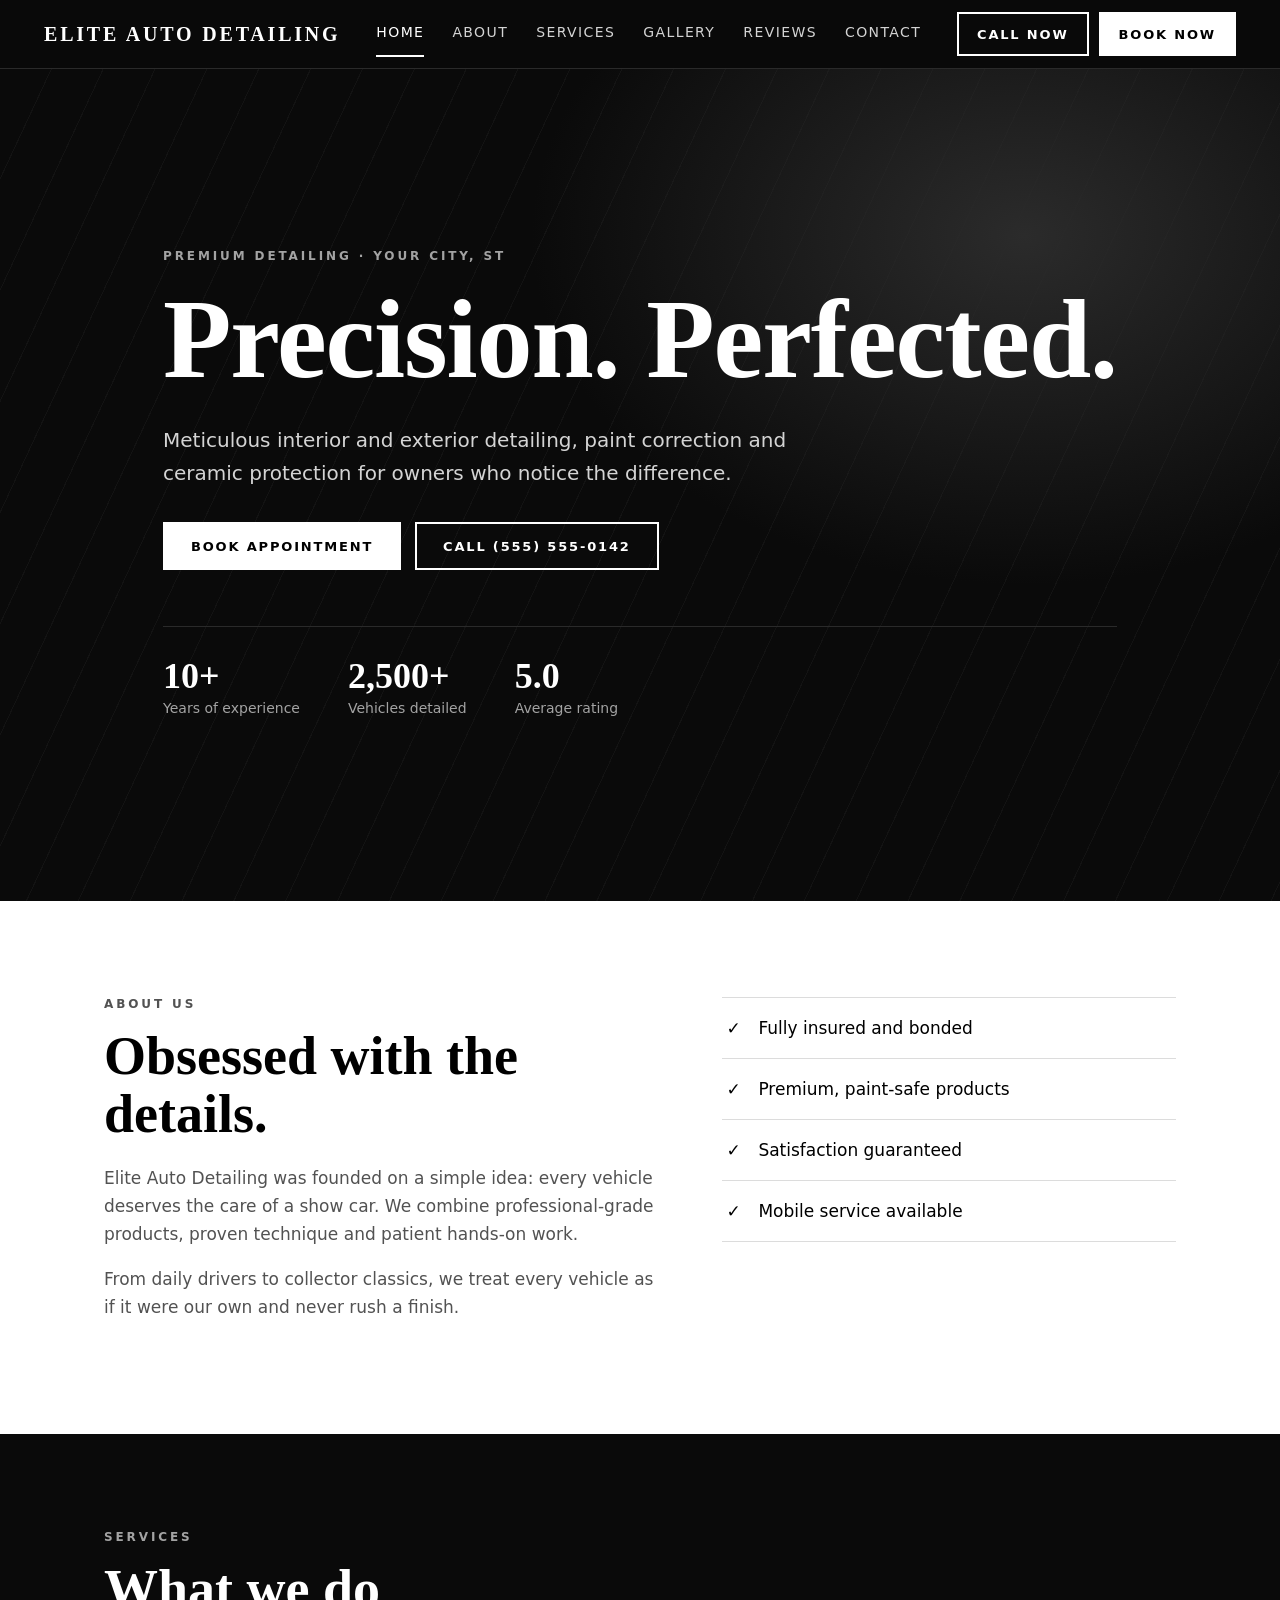
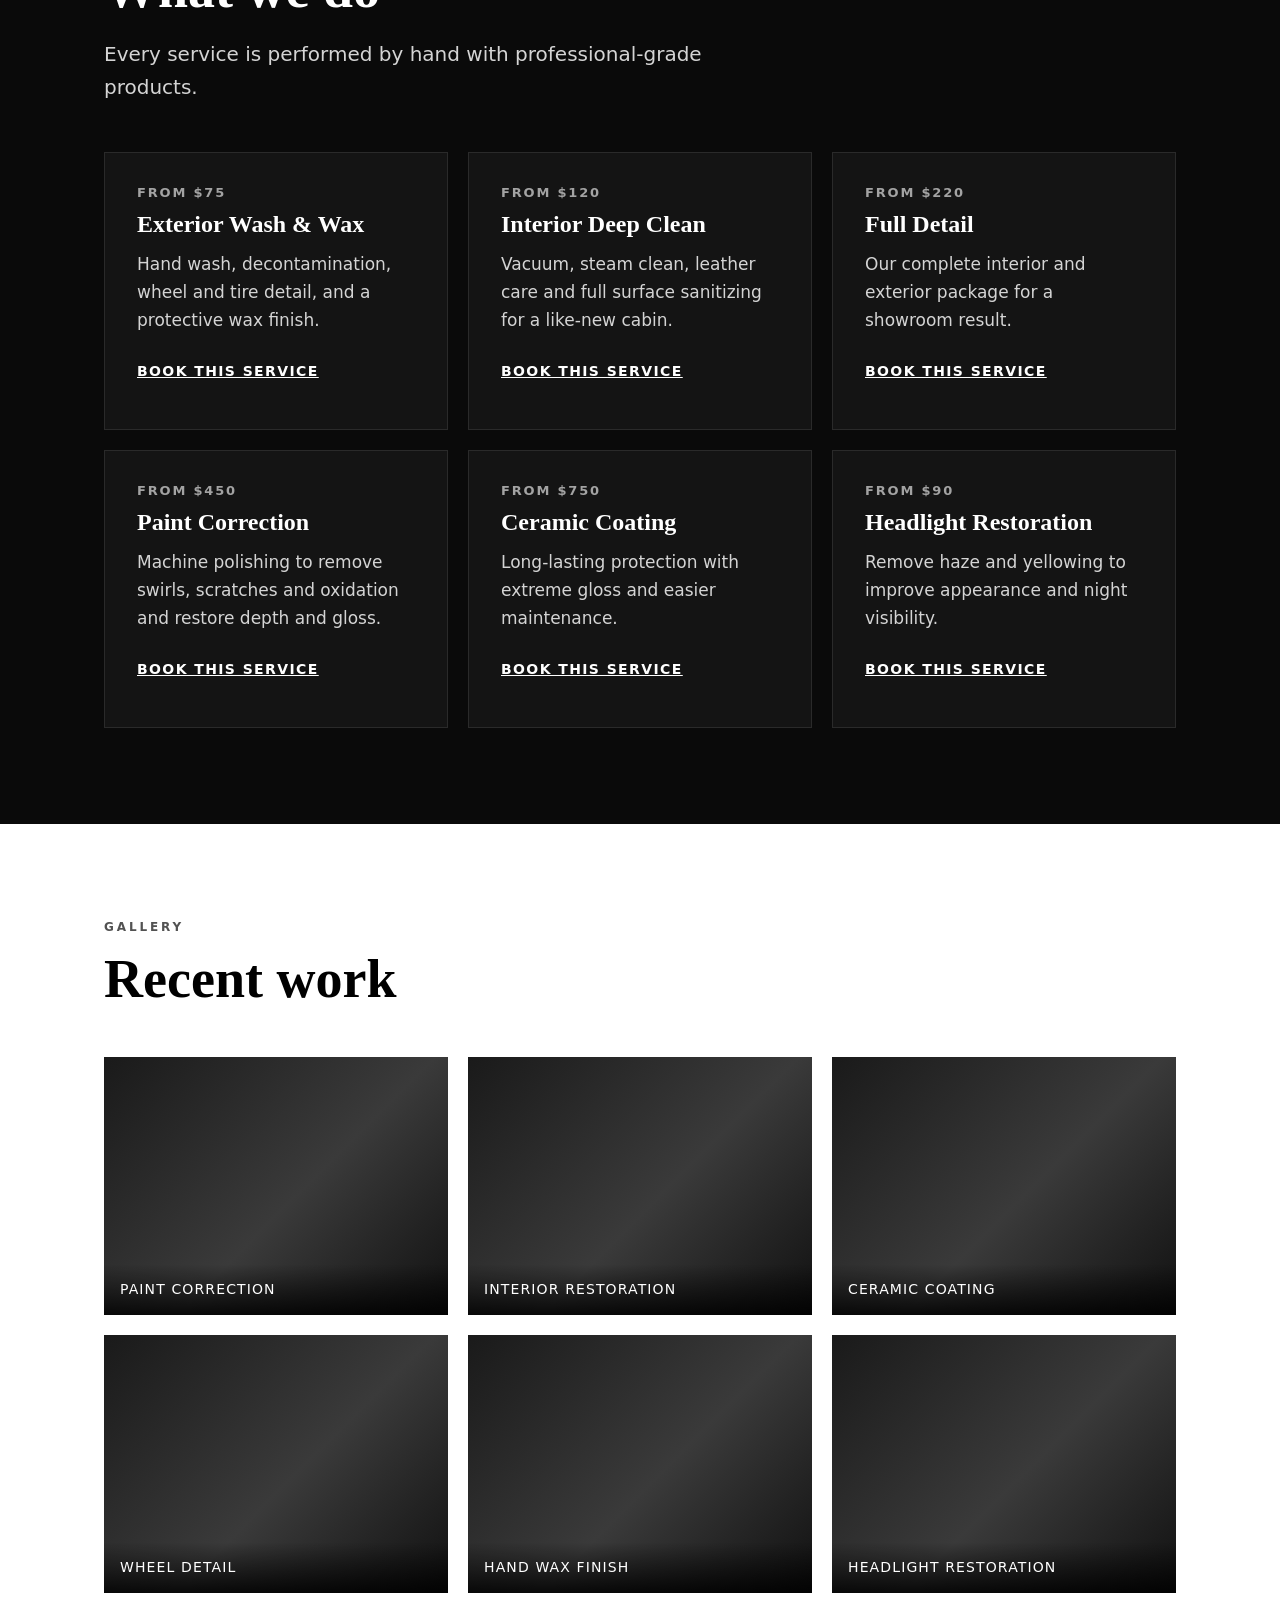
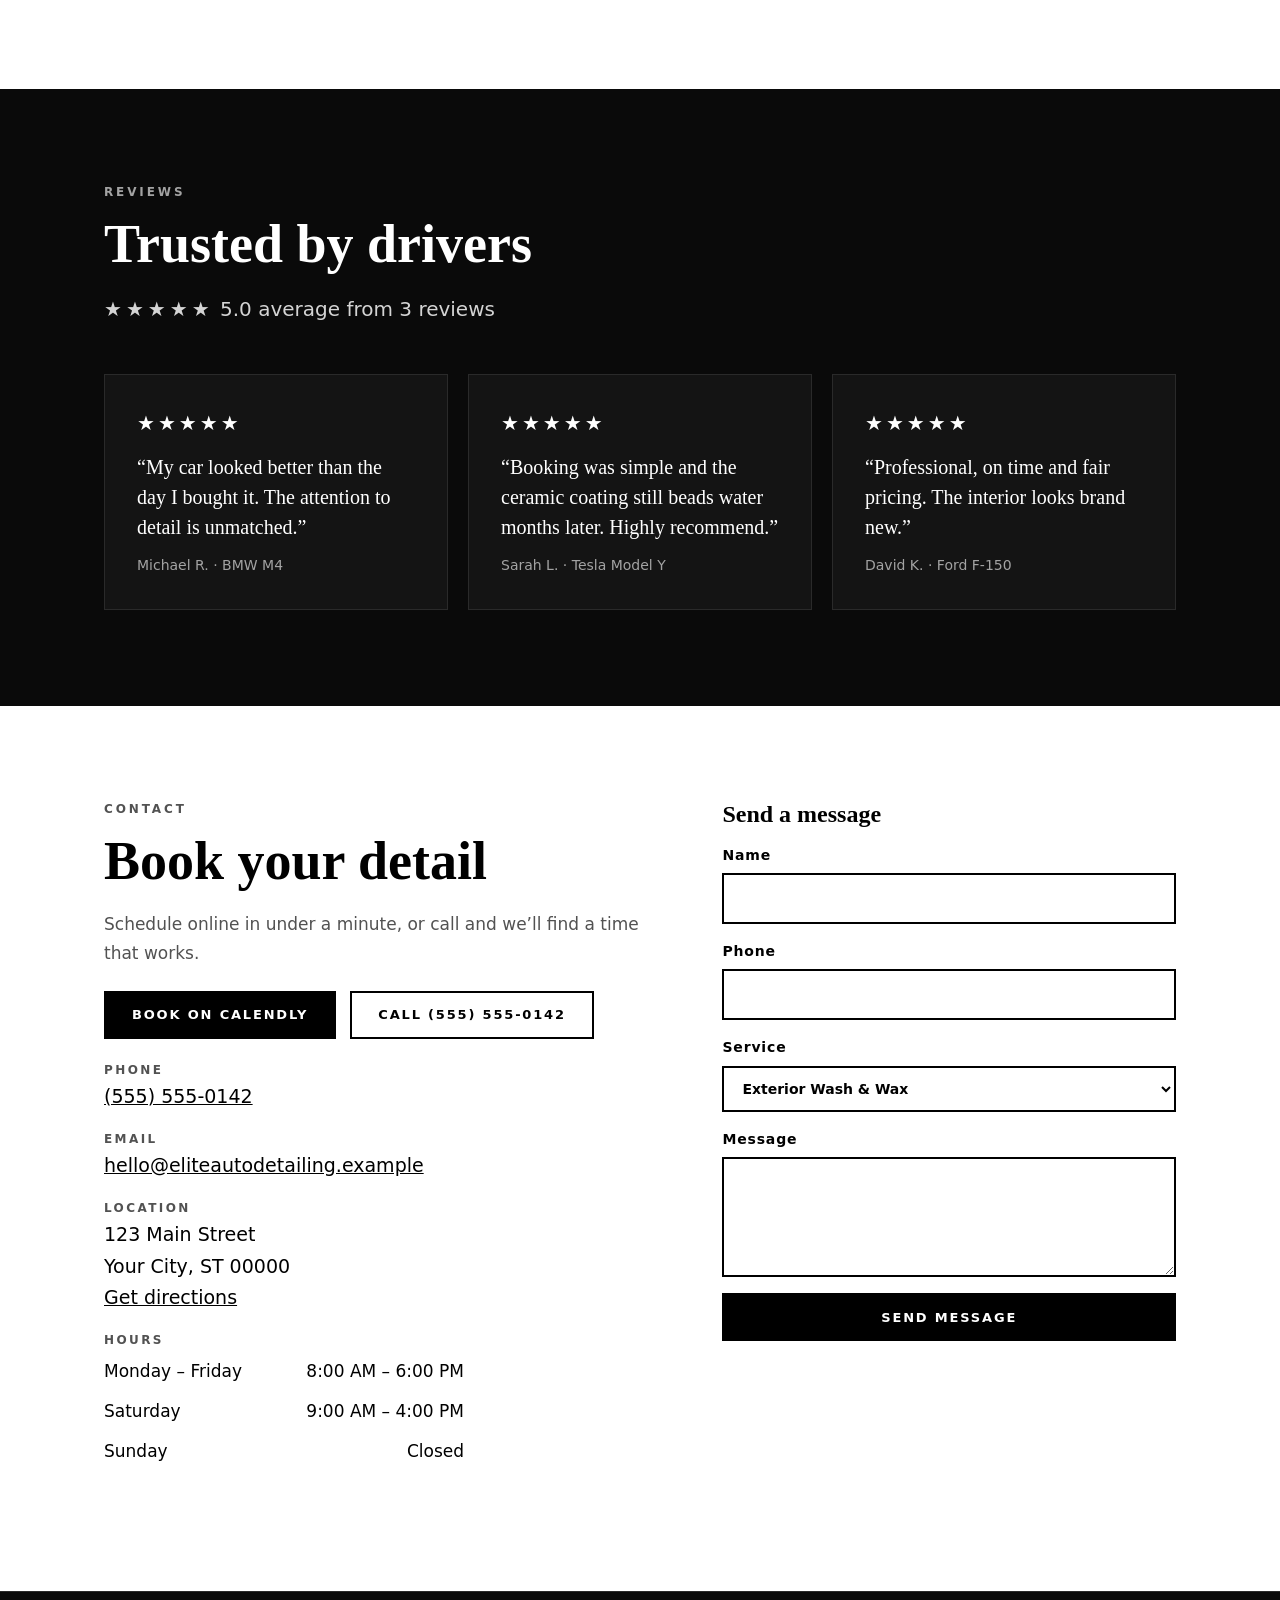
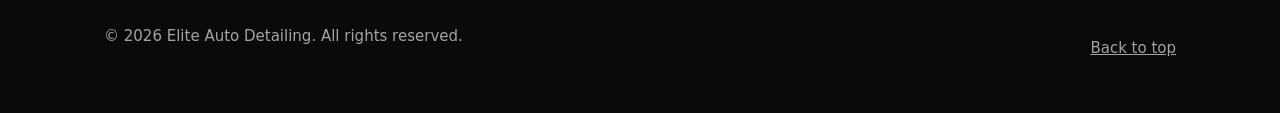
<file: Index.html>
<!DOCTYPE html>
<html lang="en">
<head>
<meta charset="utf-8">
<meta name="viewport" content="width=device-width, initial-scale=1, viewport-fit=cover">
<title>Elite Auto Detailing</title>
<meta name="description" content="">
<style>
:root{--black:#0a0a0a;--card:#141414;--mid:#a3a3a3;--soft:#d4d4d4;--line:#2a2a2a;--grey:#525252;--rule:#dcdcdc;--h:68px;
--serif:"Didot","Bodoni 72","Playfair Display",Georgia,"Times New Roman",serif;--sans:system-ui,-apple-system,"Segoe UI",Roboto,Helvetica,Arial,sans-serif}
*{box-sizing:border-box}
html{scroll-behavior:smooth;scroll-padding-top:var(--h)}
body{margin:0;background:var(--black);color:#fff;font:400 17px/1.65 var(--sans);overflow-wrap:break-word}
img{max-width:100%;display:block}
a{color:inherit}
:focus-visible{outline:3px solid #fff;outline-offset:3px}
.light :focus-visible{outline-color:#000}
.skip{position:absolute;left:12px;top:-60px;background:#fff;color:#000;padding:12px 18px;z-index:100;font-weight:600}
.skip:focus{top:12px}
.wrap{max-width:1120px;margin:0 auto;padding:0 24px}
.btn{white-space:nowrap;display:inline-flex;align-items:center;justify-content:center;min-height:48px;padding:0 26px;border:2px solid #fff;background:#fff;color:#000;font:600 13px var(--sans);letter-spacing:.14em;text-transform:uppercase;text-decoration:none;cursor:pointer;transition:background .2s,color .2s}
.btn:hover{background:transparent;color:#fff}
.btn.ghost{background:transparent;color:#fff}
.btn.ghost:hover{background:#fff;color:#000}
.btn.sm{min-height:44px;padding:0 18px}
.light .btn{background:#000;color:#fff;border-color:#000}
.light .btn:hover,.light .btn.ghost{background:transparent;color:#000}
.light .btn.ghost:hover{background:#000;color:#fff}
header .wrap{max-width:1240px}
header{position:sticky;top:0;z-index:50;background:rgba(10,10,10,.94);backdrop-filter:blur(8px);border-bottom:1px solid var(--line);padding-top:env(safe-area-inset-top,0px)}
.bar{display:flex;align-items:center;justify-content:space-between;gap:16px;height:var(--h)}
.logo{display:inline-block;padding:12px 0;font:700 20px var(--serif);letter-spacing:.14em;text-transform:uppercase;text-decoration:none;white-space:nowrap}
nav ul{display:flex;gap:28px;list-style:none;margin:0;padding:0}
nav a{display:inline-block;padding:10px 0;color:var(--soft);text-decoration:none;font-size:14px;letter-spacing:.1em;text-transform:uppercase;border-bottom:2px solid transparent}
nav a:hover,nav a[aria-current]{color:#fff;border-color:#fff}
.hbtns{display:flex;gap:10px}
#menu{display:none;min-height:44px;padding:0 16px;background:transparent;color:#fff;border:2px solid #fff;font:600 13px var(--sans);letter-spacing:.14em;text-transform:uppercase;cursor:pointer}
.sec{padding:96px 0}
.light{background:#fff;color:#000}
.eyebrow{font:600 12px var(--sans);letter-spacing:.24em;text-transform:uppercase;color:var(--mid);margin:0 0 16px}
.light .eyebrow,.light .muted{color:var(--grey)}
h1,h2,h3{font-family:var(--serif);font-weight:700;line-height:1.08;margin:0}
h2{font-size:clamp(34px,5vw,54px);margin-bottom:20px}
h3{font-size:24px}
.muted{color:var(--mid)}
.lead{font-size:20px;color:var(--soft);max-width:34em}
#home{min-height:calc(100svh - var(--h));display:flex;align-items:center;padding:72px 0;background:radial-gradient(55% 60% at 80% 20%,#2b2b2b 0,transparent 70%),repeating-linear-gradient(115deg,transparent 0 46px,rgba(255,255,255,.035) 46px 47px),var(--black)}
h1{font-size:clamp(44px,9vw,112px);letter-spacing:-.01em;margin-bottom:24px;max-width:10em}
.cta{display:flex;flex-wrap:wrap;gap:14px;margin:32px 0 56px}
.stats{display:flex;flex-wrap:wrap;gap:12px 48px;margin:0;border-top:1px solid var(--line);padding-top:28px}
.stats div{display:flex;flex-direction:column-reverse}
.stats dt{color:var(--mid);font-size:14px}
.stats dd{margin:0;font:700 36px var(--serif)}
.two>*{min-width:0}
.two{display:grid;grid-template-columns:1.1fr .9fr;gap:64px;align-items:start}
.ticks{list-style:none;margin:0;padding:0;border-top:1px solid var(--rule)}
.ticks li{padding:16px 0 16px 36px;border-bottom:1px solid var(--rule);position:relative}
.ticks li::before{content:"\2713";position:absolute;left:4px;font-weight:700}
.grid{display:grid;gap:20px;grid-template-columns:repeat(3,1fr);margin-top:48px}
.card{background:var(--card);border:1px solid var(--line);padding:32px;display:flex;flex-direction:column;gap:12px}
.card .price{font:600 13px var(--sans);letter-spacing:.14em;text-transform:uppercase;color:var(--mid)}
.card p{margin:0;color:var(--soft);flex:1}
.card a.more{font-size:14px;letter-spacing:.1em;text-transform:uppercase;font-weight:600;padding:14px 0}
.light .card{background:#fff;border-color:var(--rule)}
.light .card p{color:#333}
.light .card .price{color:var(--grey)}
.gal{grid-template-columns:repeat(3,1fr)}
.gal figure{margin:0;position:relative;aspect-ratio:4/3;overflow:hidden;background:linear-gradient(135deg,#1a1a1a,#3a3a3a 55%,#111)}
.gal img{width:100%;height:100%;object-fit:cover}
.gal figcaption{position:absolute;left:0;right:0;bottom:0;padding:14px 16px;font-size:14px;letter-spacing:.08em;text-transform:uppercase;background:linear-gradient(transparent,rgba(0,0,0,.85));color:#fff}
.rate{font-size:20px;letter-spacing:.2em}
.stars{letter-spacing:.15em;font-size:20px}
blockquote{margin:0;flex:1;font:400 20px/1.5 var(--serif)}
.who{font-size:14px;color:var(--mid)}
.contact dl{margin:24px 0}
.contact dt{font:600 12px var(--sans);letter-spacing:.2em;text-transform:uppercase;color:var(--grey);margin-top:20px}
.contact dd{margin:4px 0 0;font-size:19px}
table{border-collapse:collapse;width:100%;max-width:360px}
th,td{text-align:left;padding:6px 0;font-weight:400;font-size:17px}
td{text-align:right}
form{display:grid;gap:16px}
label{font-weight:600;font-size:14px;letter-spacing:.06em;display:grid;gap:6px}
input,select,textarea{font:inherit;padding:12px 14px;border:2px solid #000;background:#fff;color:#000;border-radius:0;width:100%}
iframe{width:100%;min-height:700px;border:1px solid var(--rule);margin-bottom:32px}
#st{margin:0;font-size:15px;color:var(--grey)}
footer{border-top:1px solid var(--line);padding:32px 0 40px;color:var(--mid);font-size:15px}
footer .wrap{display:flex;flex-wrap:wrap;gap:12px 32px;justify-content:space-between}
footer a{padding:12px 0;display:inline-block}
.mbar{display:none}
@media (max-width:980px){.grid,.gal{grid-template-columns:repeat(2,1fr)}}
@media (max-width:1180px){
  .hbtns{display:none}
  #menu{display:block}
  nav{position:absolute;left:0;right:0;top:100%;background:var(--black);border-bottom:1px solid var(--line);display:none}
  nav.open{display:block}
  nav ul{flex-direction:column;gap:0;padding:8px 24px 16px}
  nav a{display:block;padding:14px 0;border-bottom:1px solid var(--line)}
  .mbar{display:grid;grid-template-columns:1fr 1fr;position:fixed;left:0;right:0;bottom:0;z-index:60;padding-bottom:env(safe-area-inset-bottom,0px);background:#fff}
  .mbar .btn{min-height:56px;border-radius:0}
  body{padding-bottom:calc(56px + env(safe-area-inset-bottom,0px))}
}
@media (max-width:860px){.two{grid-template-columns:minmax(0,1fr);gap:40px}.sec{padding:72px 0}}
@media (max-width:640px){.grid{grid-template-columns:1fr}.gal{grid-template-columns:1fr 1fr;gap:12px}.card{padding:24px}.logo{font-size:15px;letter-spacing:.08em;white-space:normal;line-height:1.15}.bar{gap:12px}}
@media (prefers-reduced-motion:reduce){html{scroll-behavior:auto}*{transition:none!important}}
</style>
</head>
<body>
<a class="skip" href="#main">Skip to content</a>
<header>
  <div class="wrap bar">
    <a class="logo" href="#home" data-name></a>
    <nav id="nav" aria-label="Main">
      <ul>
        <li><a href="#home">Home</a></li>
        <li><a href="#about">About</a></li>
        <li><a href="#services">Services</a></li>
        <li><a href="#gallery">Gallery</a></li>
        <li><a href="#reviews">Reviews</a></li>
        <li><a href="#contact">Contact</a></li>
      </ul>
    </nav>
    <div class="hbtns">
      <a class="btn ghost sm" data-call>Call Now</a>
      <a class="btn sm" data-book>Book Now</a>
    </div>
    <button id="menu" type="button" aria-expanded="false" aria-controls="nav">Menu</button>
  </div>
</header>
<main id="main">
  <section id="home" aria-labelledby="h-home"><div class="wrap"></div></section>
  <section id="about" class="sec light" aria-labelledby="h-about"><div class="wrap two"></div></section>
  <section id="services" class="sec" aria-labelledby="h-services"><div class="wrap"></div></section>
  <section id="gallery" class="sec light" aria-labelledby="h-gallery"><div class="wrap"></div></section>
  <section id="reviews" class="sec" aria-labelledby="h-reviews"><div class="wrap"></div></section>
  <section id="contact" class="sec light contact" aria-labelledby="h-contact"><div class="wrap"></div></section>
</main>
<footer><div class="wrap"></div></footer>
<div class="mbar"><a class="btn ghost" data-call>Call</a><a class="btn" data-book>Book Now</a></div>
<noscript><p style="padding:24px">Please enable JavaScript to view this website.</p></noscript>

<script>
/* ============================================================
   EDIT THIS BLOCK TO CUSTOMIZE THE SITE FOR A NEW CLIENT.
   Everything on the page is generated from CONFIG.
   ============================================================ */
const CONFIG = {
  name: "Elite Auto Detailing",
  tagline: "Premium Car Detailing",
  description: "Elite Auto Detailing offers premium interior and exterior detailing, paint correction and ceramic coating. Book online or call today.",
  phone: { display: "(555) 555-0142", tel: "+15555550142" },
  email: "hello@eliteautodetailing.example",
  address: { line1: "123 Main Street", city: "Your City, ST 00000", mapUrl: "" }, /* leave mapUrl empty to auto-build a Google Maps link */
  hours: [["Monday – Friday", "8:00 AM – 6:00 PM"], ["Saturday", "9:00 AM – 4:00 PM"], ["Sunday", "Closed"]],
  calendly: { url: "https://calendly.com/your-username/detail-appointment", inline: false }, /* inline:true embeds the scheduler in the Contact section */
  hero: {
    eyebrow: "Premium detailing · Your City, ST",
    headline: "Precision. Perfected.",
    text: "Meticulous interior and exterior detailing, paint correction and ceramic protection for owners who notice the difference."
  },
  stats: [["10+", "Years of experience"], ["2,500+", "Vehicles detailed"], ["5.0", "Average rating"]],
  about: {
    title: "Obsessed with the details.",
    paragraphs: [
      "Elite Auto Detailing was founded on a simple idea: every vehicle deserves the care of a show car. We combine professional-grade products, proven technique and patient hands-on work.",
      "From daily drivers to collector classics, we treat every vehicle as if it were our own and never rush a finish."
    ],
    points: ["Fully insured and bonded", "Premium, paint-safe products", "Satisfaction guaranteed", "Mobile service available"]
  },
  services: [
    { name: "Exterior Wash & Wax", price: "From $75", desc: "Hand wash, decontamination, wheel and tire detail, and a protective wax finish." },
    { name: "Interior Deep Clean", price: "From $120", desc: "Vacuum, steam clean, leather care and full surface sanitizing for a like-new cabin." },
    { name: "Full Detail", price: "From $220", desc: "Our complete interior and exterior package for a showroom result." },
    { name: "Paint Correction", price: "From $450", desc: "Machine polishing to remove swirls, scratches and oxidation and restore depth and gloss." },
    { name: "Ceramic Coating", price: "From $750", desc: "Long-lasting protection with extreme gloss and easier maintenance." },
    { name: "Headlight Restoration", price: "From $90", desc: "Remove haze and yellowing to improve appearance and night visibility." }
  ],
  gallery: [ /* add src:"images/photo.jpg" to show a real photo; empty src shows a placeholder tile */
    { src: "", alt: "Sports coupe after paint correction", label: "Paint correction" },
    { src: "", alt: "Leather interior after deep clean", label: "Interior restoration" },
    { src: "", alt: "SUV with ceramic coating beading water", label: "Ceramic coating" },
    { src: "", alt: "Polished alloy wheel", label: "Wheel detail" },
    { src: "", alt: "Sedan finished with hand wax", label: "Hand wax finish" },
    { src: "", alt: "Restored headlights", label: "Headlight restoration" }
  ],
  reviews: [ /* sample reviews: replace with real customer reviews */
    { name: "Michael R.", vehicle: "BMW M4", rating: 5, text: "My car looked better than the day I bought it. The attention to detail is unmatched." },
    { name: "Sarah L.", vehicle: "Tesla Model Y", rating: 5, text: "Booking was simple and the ceramic coating still beads water months later. Highly recommend." },
    { name: "David K.", vehicle: "Ford F-150", rating: 5, text: "Professional, on time and fair pricing. The interior looks brand new." }
  ],
  social: [ /* e.g. { label: "Instagram", url: "https://instagram.com/yourpage" } */ ]
};

/* ---------------- Site code (no need to edit below) ---------------- */
(function () {
  const C = CONFIG, $ = s => document.querySelector(s), $$ = s => document.querySelectorAll(s);
  const esc = s => String(s).replace(/[&<>"']/g, c => ({ "&": "&amp;", "<": "&lt;", ">": "&gt;", '"': "&quot;", "'": "&#39;" }[c]));
  const addr = C.address.line1 + ", " + C.address.city;
  const map = C.address.mapUrl || "https://www.google.com/maps/search/?api=1&query=" + encodeURIComponent(addr);

  document.title = C.name + " | " + C.tagline;
  $("meta[name=description]").content = C.description;

  $("#home .wrap").innerHTML = `<p class="eyebrow">${esc(C.hero.eyebrow)}</p><h1 id="h-home">${esc(C.hero.headline)}</h1><p class="lead">${esc(C.hero.text)}</p>
    <div class="cta"><a class="btn" data-book>Book Appointment</a><a class="btn ghost" data-call>Call ${esc(C.phone.display)}</a></div>
    <dl class="stats">${C.stats.map(s => `<div><dt>${esc(s[1])}</dt><dd>${esc(s[0])}</dd></div>`).join("")}</dl>`;

  $("#about .wrap").innerHTML = `<div><p class="eyebrow">About us</p><h2 id="h-about">${esc(C.about.title)}</h2>${C.about.paragraphs.map(p => `<p class="muted">${esc(p)}</p>`).join("")}</div>
    <ul class="ticks">${C.about.points.map(p => `<li>${esc(p)}</li>`).join("")}</ul>`;

  $("#services .wrap").innerHTML = `<p class="eyebrow">Services</p><h2 id="h-services">What we do</h2><p class="lead">Every service is performed by hand with professional-grade products.</p>
    <div class="grid">${C.services.map(s => `<article class="card"><span class="price">${esc(s.price)}</span><h3>${esc(s.name)}</h3><p>${esc(s.desc)}</p><a class="more" data-book>Book this service</a></article>`).join("")}</div>`;

  $("#gallery .wrap").innerHTML = `<p class="eyebrow">Gallery</p><h2 id="h-gallery">Recent work</h2>
    <div class="grid gal">${C.gallery.map(g => `<figure>${g.src ? `<img src="${esc(g.src)}" alt="${esc(g.alt)}" loading="lazy">` : `<div role="img" aria-label="${esc(g.alt)}" style="width:100%;height:100%"></div>`}<figcaption>${esc(g.label)}</figcaption></figure>`).join("")}</div>`;

  const avg = (C.reviews.reduce((a, r) => a + r.rating, 0) / C.reviews.length).toFixed(1);
  $("#reviews .wrap").innerHTML = `<p class="eyebrow">Reviews</p><h2 id="h-reviews">Trusted by drivers</h2><p class="lead"><span class="rate" role="img" aria-label="${avg} out of 5 stars">★★★★★</span> ${avg} average from ${C.reviews.length} reviews</p>
    <div class="grid">${C.reviews.map(r => `<figure class="card" style="margin:0"><span class="stars" role="img" aria-label="${r.rating} out of 5 stars">${"★".repeat(r.rating)}${"☆".repeat(5 - r.rating)}</span><blockquote>“${esc(r.text)}”</blockquote><figcaption class="who">${esc(r.name)} · ${esc(r.vehicle)}</figcaption></figure>`).join("")}</div>`;

  $("#contact .wrap").innerHTML = `<div class="two"><div><p class="eyebrow">Contact</p><h2 id="h-contact">Book your detail</h2><p class="muted">Schedule online in under a minute, or call and we’ll find a time that works.</p>
    <div class="cta" style="margin:24px 0 0"><a class="btn" data-book>Book on Calendly</a><a class="btn ghost" data-call>Call ${esc(C.phone.display)}</a></div>
    <dl><dt>Phone</dt><dd><a data-call>${esc(C.phone.display)}</a></dd><dt>Email</dt><dd><a href="mailto:${esc(C.email)}">${esc(C.email)}</a></dd>
    <dt>Location</dt><dd>${esc(C.address.line1)}<br>${esc(C.address.city)}<br><a href="${esc(map)}" target="_blank" rel="noopener noreferrer" aria-label="Get directions (opens in new tab)">Get directions</a></dd>
    <dt>Hours</dt><dd><table><tbody>${C.hours.map(h => `<tr><th scope="row">${esc(h[0])}</th><td>${esc(h[1])}</td></tr>`).join("")}</tbody></table></dd></dl></div>
    <div>${C.calendly.inline ? `<iframe src="${esc(C.calendly.url)}" title="Schedule an appointment"></iframe>` : ""}
    <h3 style="margin-bottom:16px">Send a message</h3>
    <form id="cf"><label>Name<input name="name" required autocomplete="name"></label><label>Phone<input name="phone" type="tel" required autocomplete="tel"></label>
    <label>Service<select name="service">${C.services.map(s => `<option>${esc(s.name)}</option>`).join("")}</select></label>
    <label>Message<textarea name="message" rows="4" required></textarea></label><button class="btn" type="submit">Send message</button><p id="st" role="status"></p></form></div></div>`;

  $("footer .wrap").innerHTML = `<span>© ${new Date().getFullYear()} ${esc(C.name)}. All rights reserved.</span><span>${C.social.map(s => `<a href="${esc(s.url)}" target="_blank" rel="noopener noreferrer">${esc(s.label)}</a>`).join(" · ")} <a href="#home">Back to top</a></span>`;

  $$("[data-name]").forEach(e => e.textContent = C.name);
  $$("[data-call]").forEach(e => { e.href = "tel:" + C.phone.tel; });
  $$("[data-book]").forEach(e => { e.href = C.calendly.url; e.target = "_blank"; e.rel = "noopener noreferrer"; e.setAttribute("aria-label", e.textContent.trim() + " (opens Calendly in a new tab)"); });

  const ld = document.createElement("script");
  ld.type = "application/ld+json";
  ld.textContent = JSON.stringify({ "@context": "https://schema.org", "@type": "LocalBusiness", name: C.name, description: C.description, telephone: C.phone.tel, email: C.email, address: { "@type": "PostalAddress", streetAddress: C.address.line1, addressLocality: C.address.city } });
  document.head.appendChild(ld);

  /* mobile menu */
  const menu = $("#menu"), nav = $("#nav");
  const setMenu = open => { nav.classList.toggle("open", open); menu.setAttribute("aria-expanded", open); };
  menu.addEventListener("click", () => setMenu(!nav.classList.contains("open")));
  nav.addEventListener("click", e => { if (e.target.closest("a")) setMenu(false); });
  document.addEventListener("keydown", e => { if (e.key === "Escape" && nav.classList.contains("open")) { setMenu(false); menu.focus(); } });

  /* highlight current section in nav */
  if ("IntersectionObserver" in window) {
    const io = new IntersectionObserver(es => es.forEach(en => {
      if (!en.isIntersecting) return;
      $$("nav a").forEach(a => a.toggleAttribute("aria-current", a.getAttribute("href") === "#" + en.target.id));
    }), { rootMargin: "-45% 0px -50% 0px" });
    $$("main section").forEach(s => io.observe(s));
  }

  /* contact form: opens the visitor's email app (no server needed) */
  $("#cf").addEventListener("submit", e => {
    e.preventDefault();
    const f = new FormData(e.target);
    const body = "Name: " + f.get("name") + "\nPhone: " + f.get("phone") + "\nService: " + f.get("service") + "\n\n" + f.get("message");
    location.href = "mailto:" + C.email + "?subject=" + encodeURIComponent("Appointment inquiry from " + f.get("name")) + "&body=" + encodeURIComponent(body);
    $("#st").textContent = "Opening your email app. If nothing happens, email us at " + C.email + ".";
  });
})();
</script>
</body>
</html>
</file>
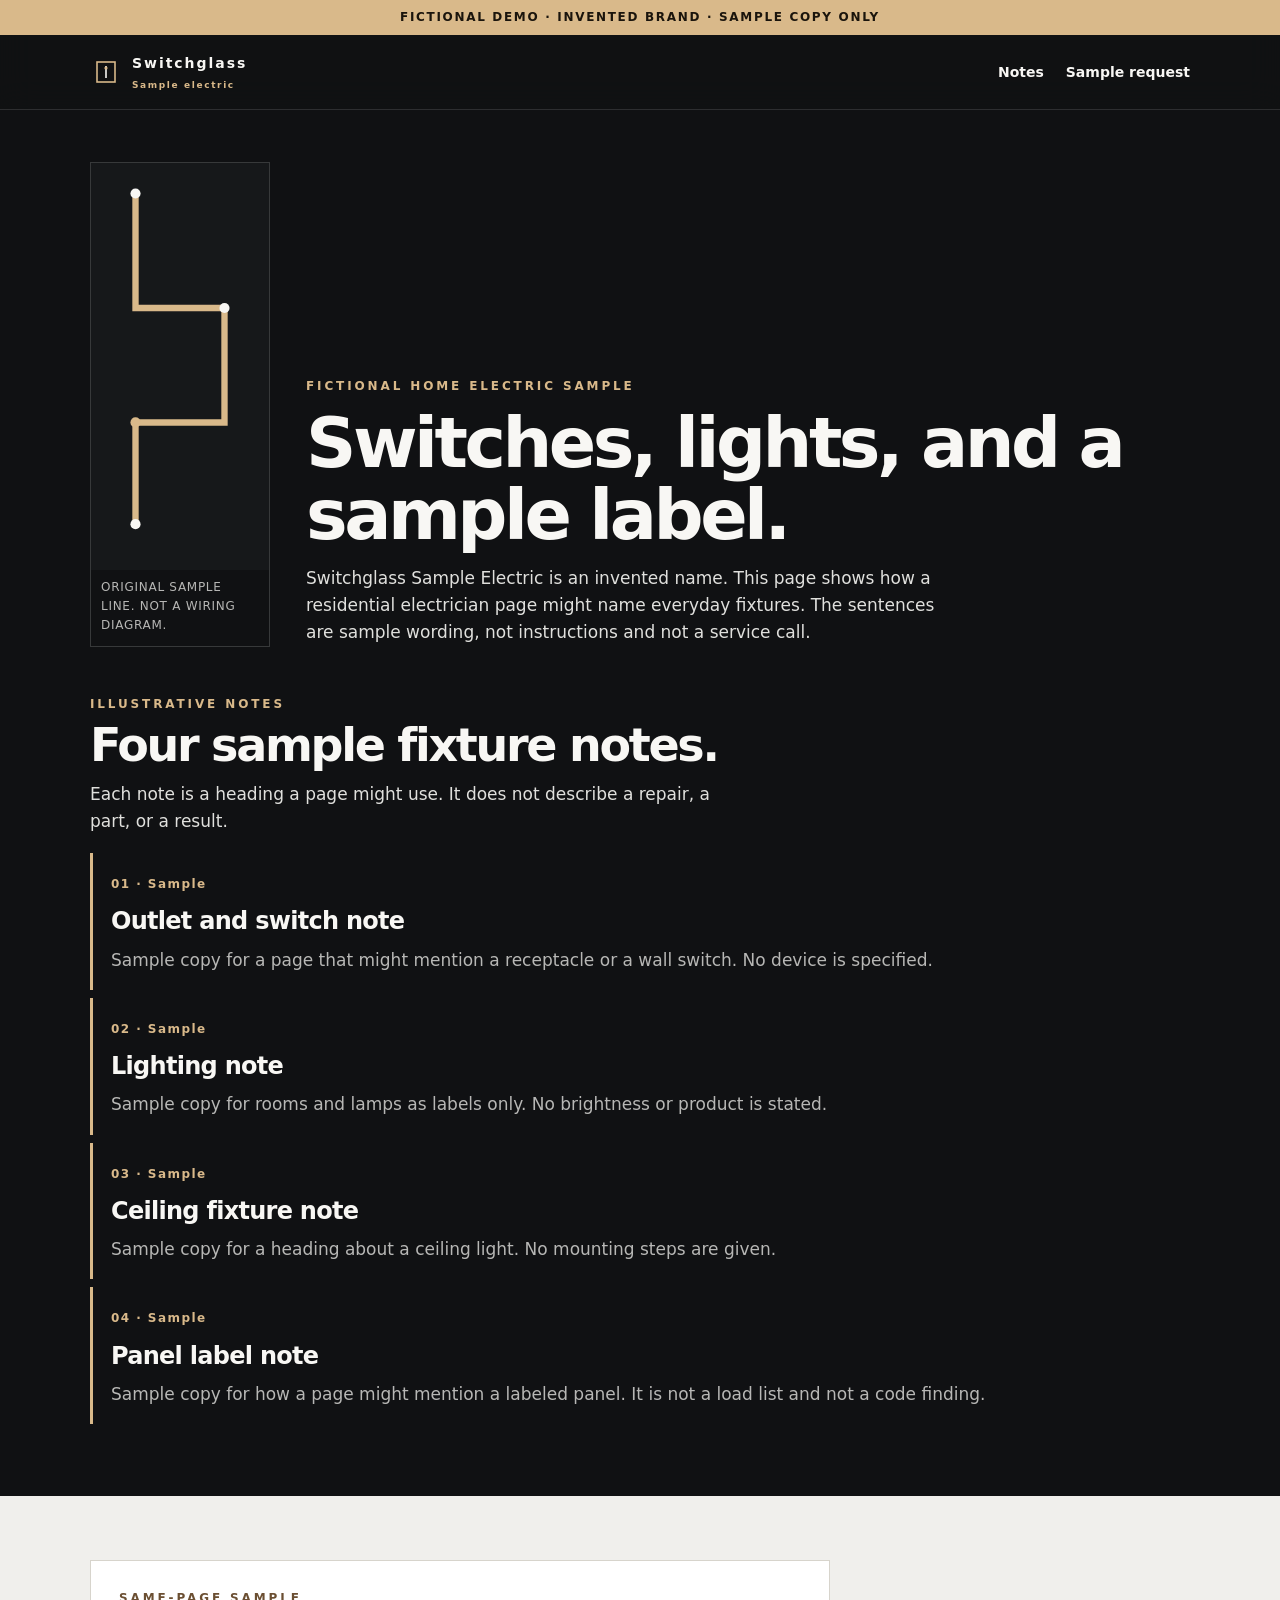
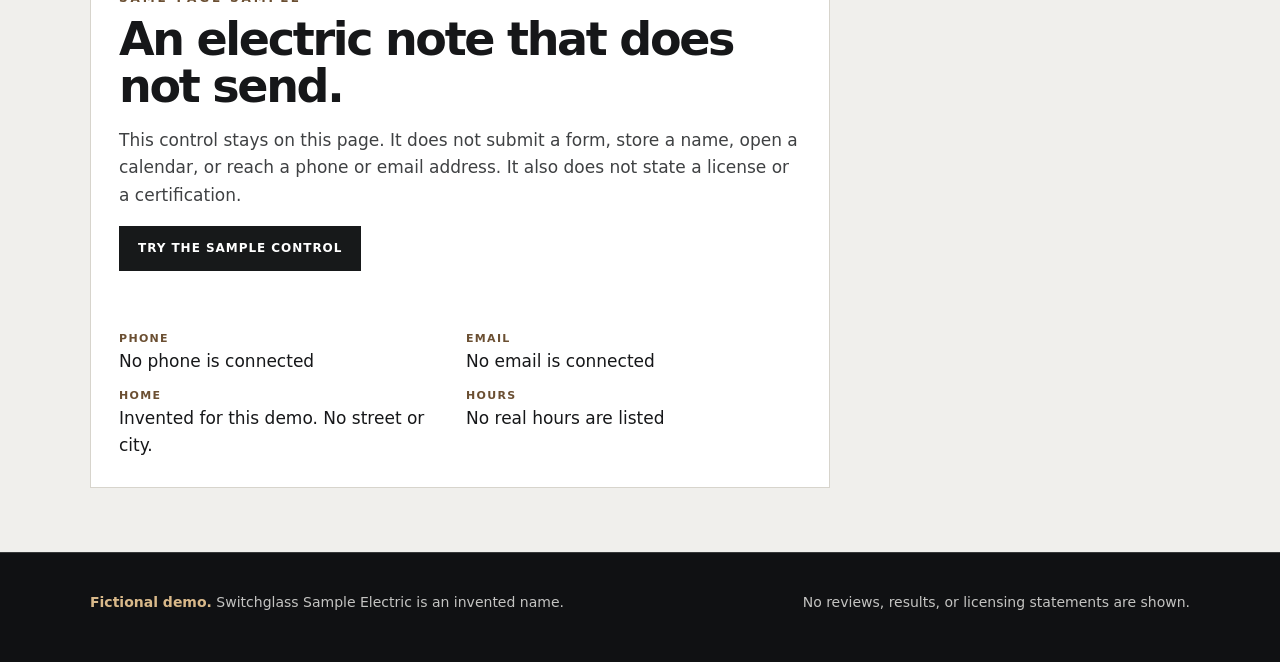
<file: demos/electrician/index.html>
<!DOCTYPE html>
<html lang="en">
<head>
  <meta charset="utf-8">
  <meta name="viewport" content="width=device-width, initial-scale=1">
  <title>Switchglass Sample Electric — Fictional demo</title>
  <meta name="description" content="Fictional residential electrician sample. Illustrative wording only. Nothing here books, contacts, or collects information.">
  <link rel="icon" href="assets/mark.svg" type="image/svg+xml">
  <link rel="stylesheet" href="styles.css">
</head>
<body>
  <a class="skip" href="#content">Skip to content</a>
  <header class="barhead">
    <p class="flag">Fictional demo · Invented brand · Sample copy only</p>
    <div class="wrap bar">
      <a class="logo" href="#content" aria-label="Switchglass Sample Electric home">
        <img src="assets/mark.svg" alt="" width="32" height="32">
        <span>Switchglass<small>Sample electric</small></span>
      </a>
      <button class="menu" id="menu" type="button" aria-controls="nav" aria-expanded="false">Menu</button>
      <nav id="nav" class="links" aria-label="Sample page">
        <a href="#notes">Notes</a>
        <a href="#request">Sample request</a>
      </nav>
    </div>
  </header>
  <main id="content">
    <section class="hero" aria-labelledby="hero-title">
      <div class="wrap hero-grid">
        <figure class="trace">
          <img src="assets/trace.svg" alt="" width="280" height="640">
          <figcaption>Original sample line. Not a wiring diagram.</figcaption>
        </figure>
        <div>
          <p class="kicker">Fictional home electric sample</p>
          <h1 id="hero-title">Switches, lights, and a sample label.</h1>
          <p class="lede">Switchglass Sample Electric is an invented name. This page shows how a residential electrician page might name everyday fixtures. The sentences are sample wording, not instructions and not a service call.</p>
        </div>
      </div>
    </section>
    <section class="work" id="notes" aria-labelledby="notes-title">
      <div class="wrap">
        <p class="kicker">Illustrative notes</p>
        <h2 id="notes-title">Four sample fixture notes.</h2>
        <p class="lede">Each note is a heading a page might use. It does not describe a repair, a part, or a result.</p>
        <ol class="rails">
          <li><b>01 · Sample</b><strong>Outlet and switch note</strong><p>Sample copy for a page that might mention a receptacle or a wall switch. No device is specified.</p></li>
          <li><b>02 · Sample</b><strong>Lighting note</strong><p>Sample copy for rooms and lamps as labels only. No brightness or product is stated.</p></li>
          <li><b>03 · Sample</b><strong>Ceiling fixture note</strong><p>Sample copy for a heading about a ceiling light. No mounting steps are given.</p></li>
          <li><b>04 · Sample</b><strong>Panel label note</strong><p>Sample copy for how a page might mention a labeled panel. It is not a load list and not a code finding.</p></li>
        </ol>
      </div>
    </section>
    <section class="card" id="request" aria-labelledby="request-title">
      <div class="wrap">
        <div class="card-box">
          <p class="kicker">Same-page sample</p>
          <h2 id="request-title">An electric note that does not send.</h2>
          <p>This control stays on this page. It does not submit a form, store a name, open a calendar, or reach a phone or email address. It also does not state a license or a certification.</p>
          <button class="btn" id="sample-control" type="button">Try the sample control</button>
          <p class="status" id="sample-status" role="status" aria-live="polite"></p>
          <ul class="facts">
            <li><span>Phone</span> No phone is connected</li>
            <li><span>Email</span> No email is connected</li>
            <li><span>Home</span> Invented for this demo. No street or city.</li>
            <li><span>Hours</span> No real hours are listed</li>
          </ul>
        </div>
      </div>
    </section>
  </main>
  <footer class="foot">
    <div class="wrap">
      <p><strong>Fictional demo.</strong> Switchglass Sample Electric is an invented name.</p>
      <p>No reviews, results, or licensing statements are shown.</p>
    </div>
  </footer>
  <script src="main.js"></script>
</body>
</html>
</file>
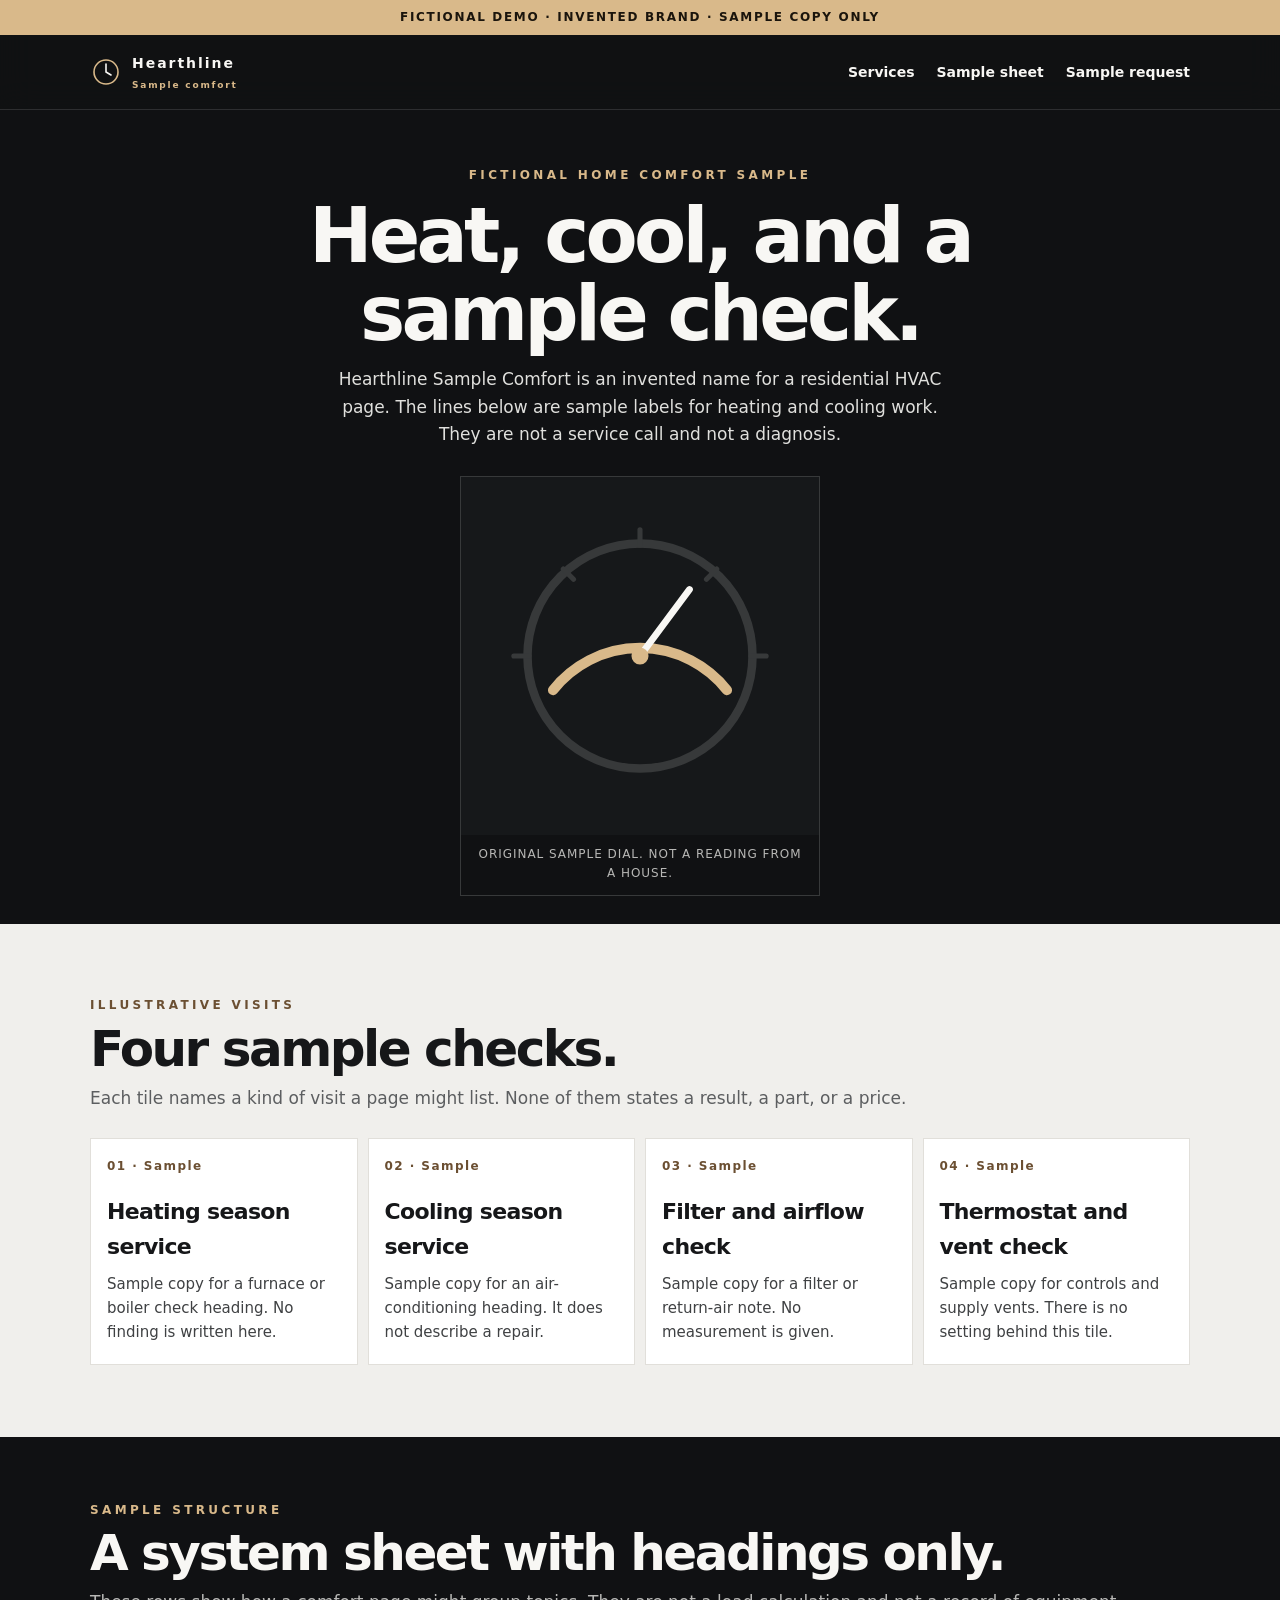
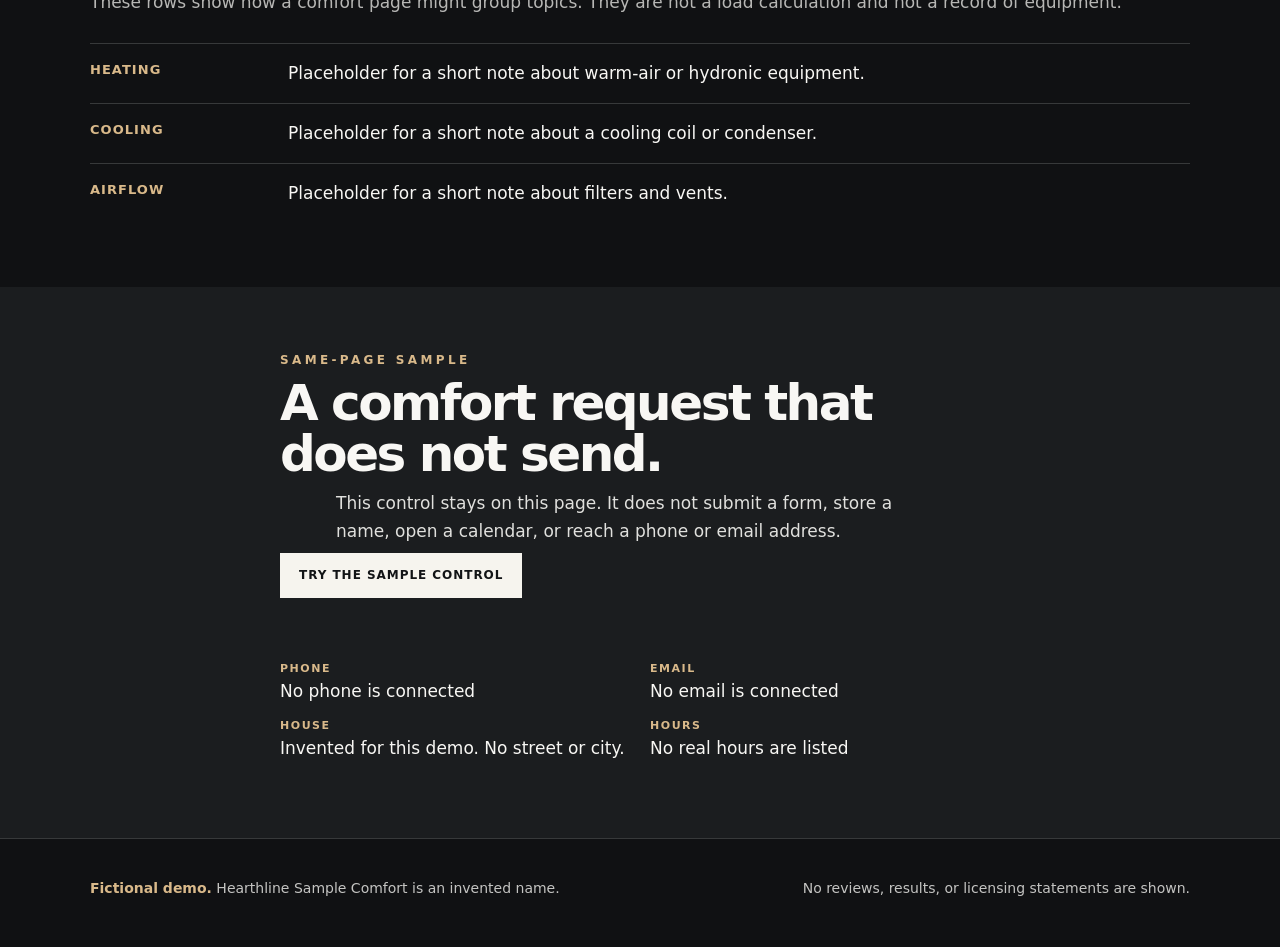
<file: demos/hvac/index.html>
<!DOCTYPE html>
<html lang="en">
<head>
  <meta charset="utf-8">
  <meta name="viewport" content="width=device-width, initial-scale=1">
  <title>Hearthline Sample Comfort — Fictional demo</title>
  <meta name="description" content="Fictional residential HVAC sample. Heating and cooling wording only. Nothing here books, contacts, or collects information.">
  <link rel="icon" href="assets/mark.svg" type="image/svg+xml">
  <link rel="stylesheet" href="styles.css">
</head>
<body>
  <a class="skip" href="#content">Skip to content</a>
  <header class="topbar">
    <p class="flag">Fictional demo · Invented brand · Sample copy only</p>
    <div class="wrap bar">
      <a class="logo" href="#content" aria-label="Hearthline Sample Comfort home">
        <img src="assets/mark.svg" alt="" width="32" height="32">
        <span>Hearthline<small>Sample comfort</small></span>
      </a>
      <button class="menu" id="menu" type="button" aria-controls="nav" aria-expanded="false">Menu</button>
      <nav id="nav" class="links" aria-label="Sample page">
        <a href="#services">Services</a>
        <a href="#system">Sample sheet</a>
        <a href="#request">Sample request</a>
      </nav>
    </div>
  </header>
  <main id="content">
    <section class="hero" aria-labelledby="hero-title">
      <div class="wrap">
        <p class="kicker">Fictional home comfort sample</p>
        <h1 id="hero-title">Heat, cool, and a sample check.</h1>
        <p class="lede">Hearthline Sample Comfort is an invented name for a residential HVAC page. The lines below are sample labels for heating and cooling work. They are not a service call and not a diagnosis.</p>
        <figure class="dial">
          <img src="assets/dial.svg" alt="" width="420" height="420">
          <figcaption>Original sample dial. Not a reading from a house.</figcaption>
        </figure>
      </div>
    </section>
    <section class="sheet" id="services" aria-labelledby="services-title">
      <div class="wrap">
        <p class="kicker">Illustrative visits</p>
        <h2 id="services-title">Four sample checks.</h2>
        <p class="sub">Each tile names a kind of visit a page might list. None of them states a result, a part, or a price.</p>
        <ul class="tiles">
          <li><b>01 · Sample</b><strong>Heating season service</strong><p>Sample copy for a furnace or boiler check heading. No finding is written here.</p></li>
          <li><b>02 · Sample</b><strong>Cooling season service</strong><p>Sample copy for an air-conditioning heading. It does not describe a repair.</p></li>
          <li><b>03 · Sample</b><strong>Filter and airflow check</strong><p>Sample copy for a filter or return-air note. No measurement is given.</p></li>
          <li><b>04 · Sample</b><strong>Thermostat and vent check</strong><p>Sample copy for controls and supply vents. There is no setting behind this tile.</p></li>
        </ul>
      </div>
    </section>
    <section class="notes" id="system" aria-labelledby="system-title">
      <div class="wrap">
        <p class="kicker">Sample structure</p>
        <h2 id="system-title">A system sheet with headings only.</h2>
        <p class="sub">These rows show how a comfort page might group topics. They are not a load calculation and not a record of equipment.</p>
        <dl class="defs">
          <div><dt>Heating</dt><dd>Placeholder for a short note about warm-air or hydronic equipment.</dd></div>
          <div><dt>Cooling</dt><dd>Placeholder for a short note about a cooling coil or condenser.</dd></div>
          <div><dt>Airflow</dt><dd>Placeholder for a short note about filters and vents.</dd></div>
        </dl>
      </div>
    </section>
    <section class="ask" id="request" aria-labelledby="request-title">
      <div class="wrap ask-box">
        <p class="kicker">Same-page sample</p>
        <h2 id="request-title">A comfort request that does not send.</h2>
        <p class="lede">This control stays on this page. It does not submit a form, store a name, open a calendar, or reach a phone or email address.</p>
        <button class="btn" id="sample-control" type="button">Try the sample control</button>
        <p class="status" id="sample-status" role="status" aria-live="polite"></p>
        <ul class="quiet">
          <li><span>Phone</span> No phone is connected</li>
          <li><span>Email</span> No email is connected</li>
          <li><span>House</span> Invented for this demo. No street or city.</li>
          <li><span>Hours</span> No real hours are listed</li>
        </ul>
      </div>
    </section>
  </main>
  <footer class="foot">
    <div class="wrap">
      <p><strong>Fictional demo.</strong> Hearthline Sample Comfort is an invented name.</p>
      <p>No reviews, results, or licensing statements are shown.</p>
    </div>
  </footer>
  <script src="main.js"></script>
</body>
</html>
</file>
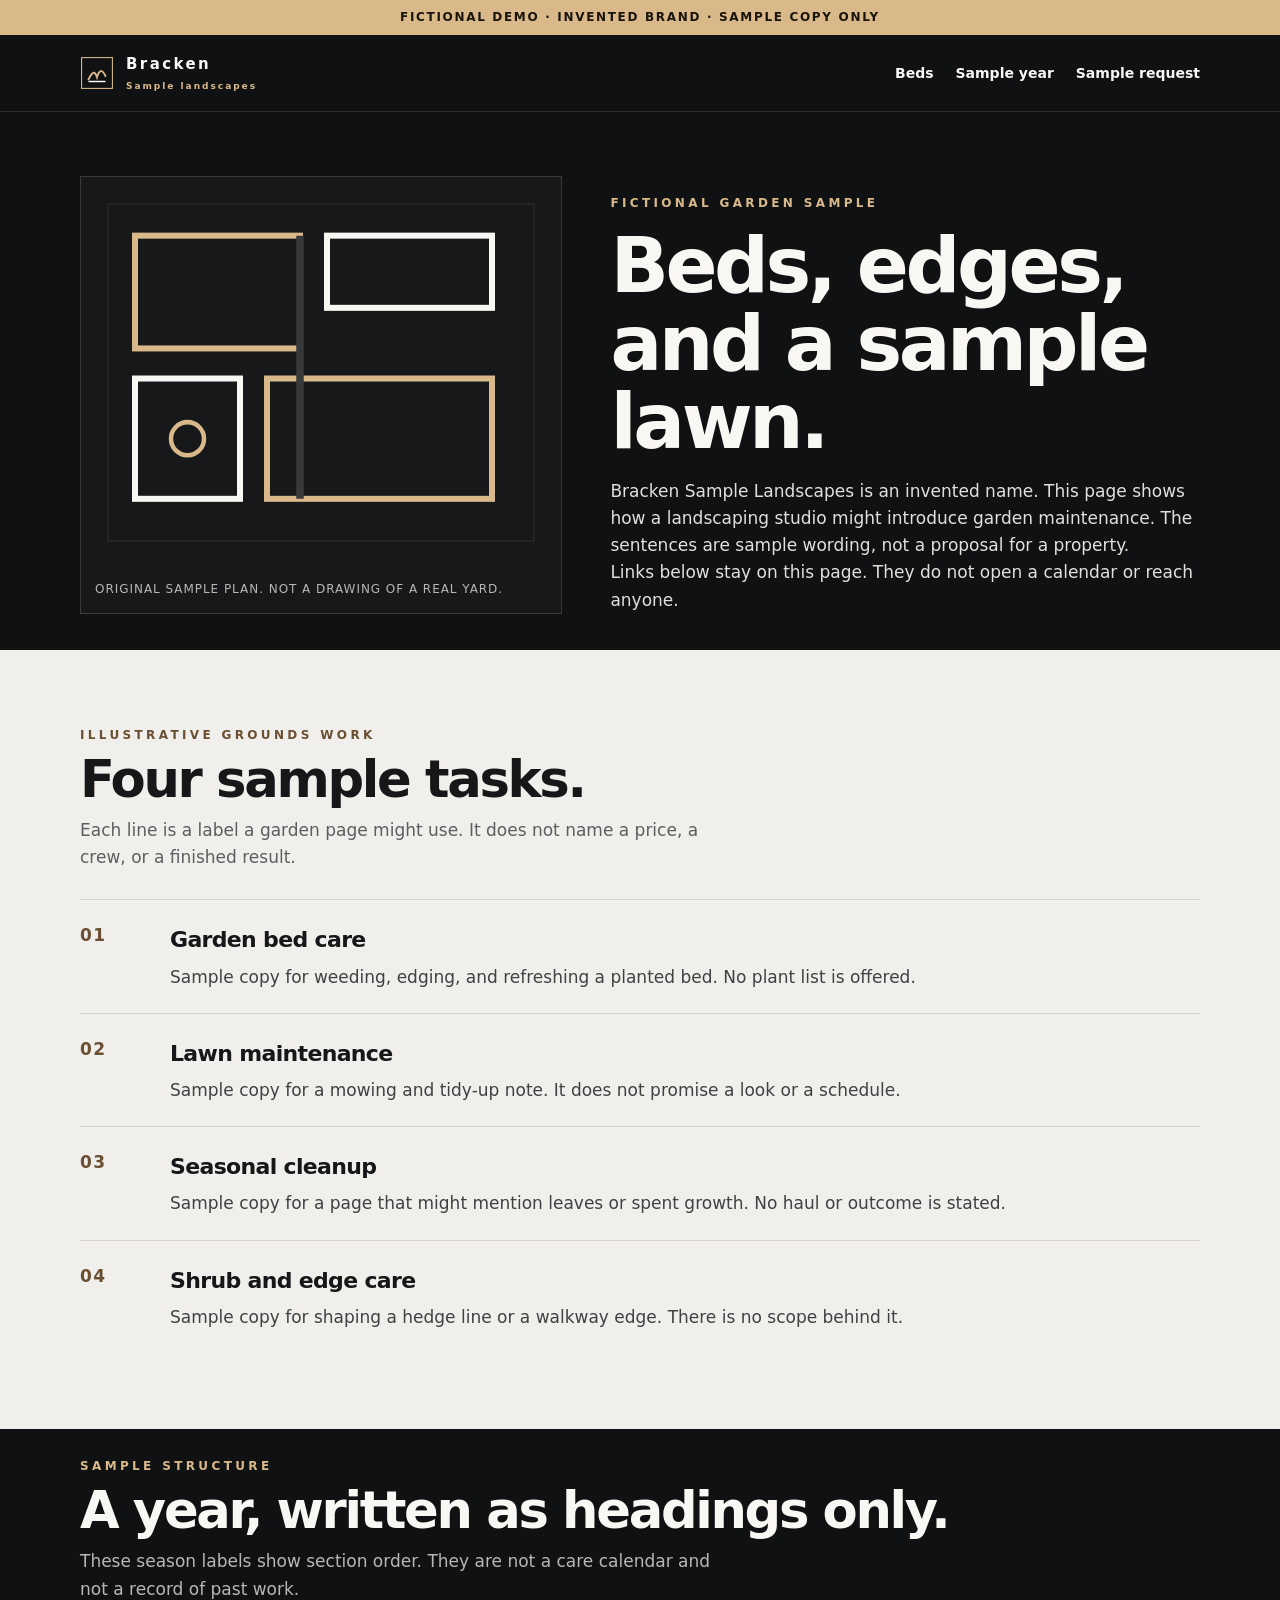
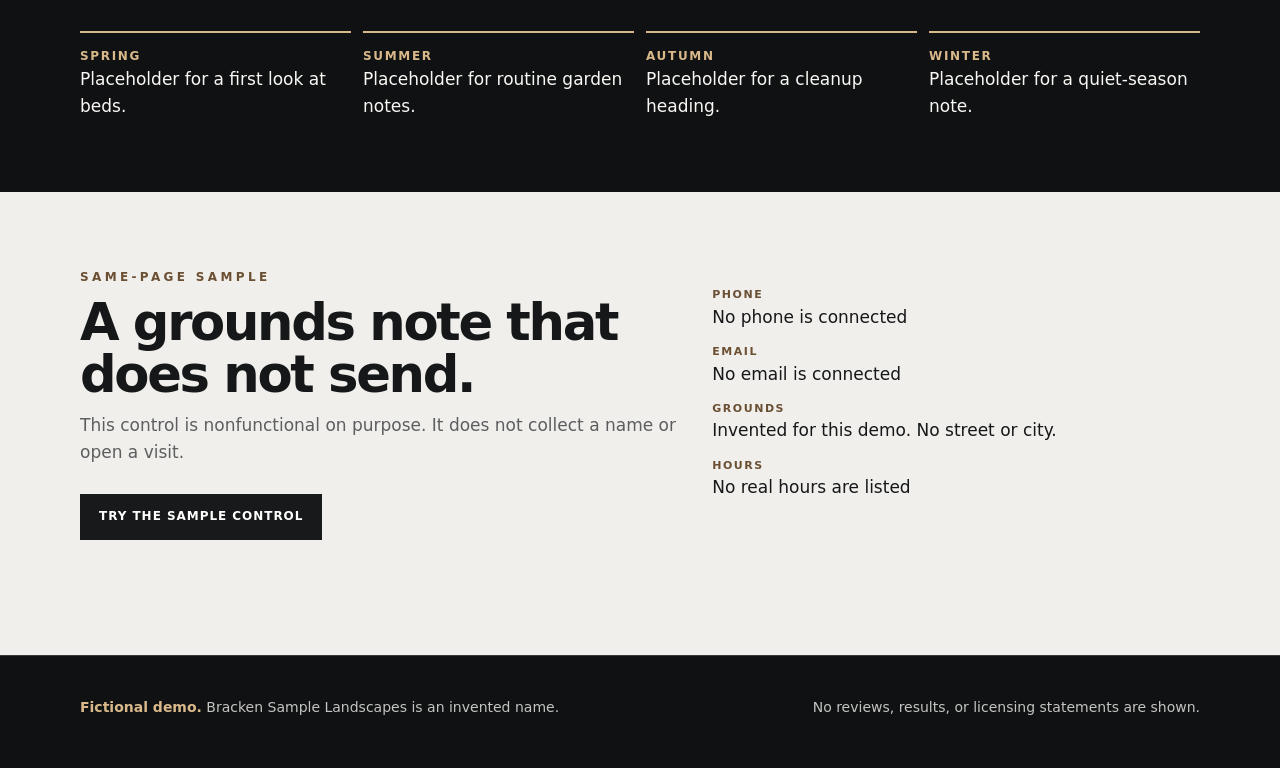
<file: demos/landscaping/index.html>
<!DOCTYPE html>
<html lang="en">
<head>
  <meta charset="utf-8">
  <meta name="viewport" content="width=device-width, initial-scale=1">
  <title>Bracken Sample Landscapes — Fictional demo</title>
  <meta name="description" content="Fictional landscaping sample. Garden and lawn wording only. Nothing here books, contacts, or collects information.">
  <link rel="icon" href="assets/mark.svg" type="image/svg+xml">
  <link rel="stylesheet" href="styles.css">
</head>
<body>
  <a class="skip" href="#content">Skip to content</a>
  <header class="mast">
    <p class="flag">Fictional demo · Invented brand · Sample copy only</p>
    <div class="wrap bar">
      <a class="logo" href="#content" aria-label="Bracken Sample Landscapes home">
        <img src="assets/mark.svg" alt="" width="34" height="34">
        <span>Bracken<small>Sample landscapes</small></span>
      </a>
      <button class="menu" id="menu" type="button" aria-controls="nav" aria-expanded="false">Menu</button>
      <nav id="nav" class="links" aria-label="Sample page">
        <a href="#beds">Beds</a>
        <a href="#year">Sample year</a>
        <a href="#request">Sample request</a>
      </nav>
    </div>
  </header>
  <main id="content">
    <section class="intro" aria-labelledby="intro-title">
      <div class="wrap intro-grid">
        <figure class="plan">
          <img src="assets/plan.svg" alt="" width="640" height="520">
          <figcaption>Original sample plan. Not a drawing of a real yard.</figcaption>
        </figure>
        <div>
          <p class="kicker">Fictional garden sample</p>
          <h1 id="intro-title">Beds, edges, and a sample lawn.</h1>
          <p class="lede">Bracken Sample Landscapes is an invented name. This page shows how a landscaping studio might introduce garden maintenance. The sentences are sample wording, not a proposal for a property.</p>
          <p class="lede">Links below stay on this page. They do not open a calendar or reach anyone.</p>
        </div>
      </div>
    </section>
    <section class="band paper" id="beds" aria-labelledby="beds-title">
      <div class="wrap">
        <p class="kicker">Illustrative grounds work</p>
        <h2 id="beds-title">Four sample tasks.</h2>
        <p class="sub">Each line is a label a garden page might use. It does not name a price, a crew, or a finished result.</p>
        <ol class="ledger">
          <li><span class="index">01</span><div><strong>Garden bed care</strong><p>Sample copy for weeding, edging, and refreshing a planted bed. No plant list is offered.</p></div></li>
          <li><span class="index">02</span><div><strong>Lawn maintenance</strong><p>Sample copy for a mowing and tidy-up note. It does not promise a look or a schedule.</p></div></li>
          <li><span class="index">03</span><div><strong>Seasonal cleanup</strong><p>Sample copy for a page that might mention leaves or spent growth. No haul or outcome is stated.</p></div></li>
          <li><span class="index">04</span><div><strong>Shrub and edge care</strong><p>Sample copy for shaping a hedge line or a walkway edge. There is no scope behind it.</p></div></li>
        </ol>
      </div>
    </section>
    <section class="seasons" id="year" aria-labelledby="year-title">
      <div class="wrap">
        <p class="kicker">Sample structure</p>
        <h2 id="year-title">A year, written as headings only.</h2>
        <p class="sub">These season labels show section order. They are not a care calendar and not a record of past work.</p>
        <ol class="season-row">
          <li><span>Spring</span> Placeholder for a first look at beds.</li>
          <li><span>Summer</span> Placeholder for routine garden notes.</li>
          <li><span>Autumn</span> Placeholder for a cleanup heading.</li>
          <li><span>Winter</span> Placeholder for a quiet-season note.</li>
        </ol>
      </div>
    </section>
    <section class="band paper" id="request" aria-labelledby="request-title">
      <div class="wrap ask">
        <div>
          <p class="kicker">Same-page sample</p>
          <h2 id="request-title">A grounds note that does not send.</h2>
          <p class="sub">This control is nonfunctional on purpose. It does not collect a name or open a visit.</p>
          <button class="btn" id="sample-control" type="button">Try the sample control</button>
          <p class="status" id="sample-status" role="status" aria-live="polite"></p>
        </div>
        <ul class="facts">
          <li><span>Phone</span> No phone is connected</li>
          <li><span>Email</span> No email is connected</li>
          <li><span>Grounds</span> Invented for this demo. No street or city.</li>
          <li><span>Hours</span> No real hours are listed</li>
        </ul>
      </div>
    </section>
  </main>
  <footer class="foot">
    <div class="wrap">
      <p><strong>Fictional demo.</strong> Bracken Sample Landscapes is an invented name.</p>
      <p>No reviews, results, or licensing statements are shown.</p>
    </div>
  </footer>
  <script src="main.js"></script>
</body>
</html>
</file>
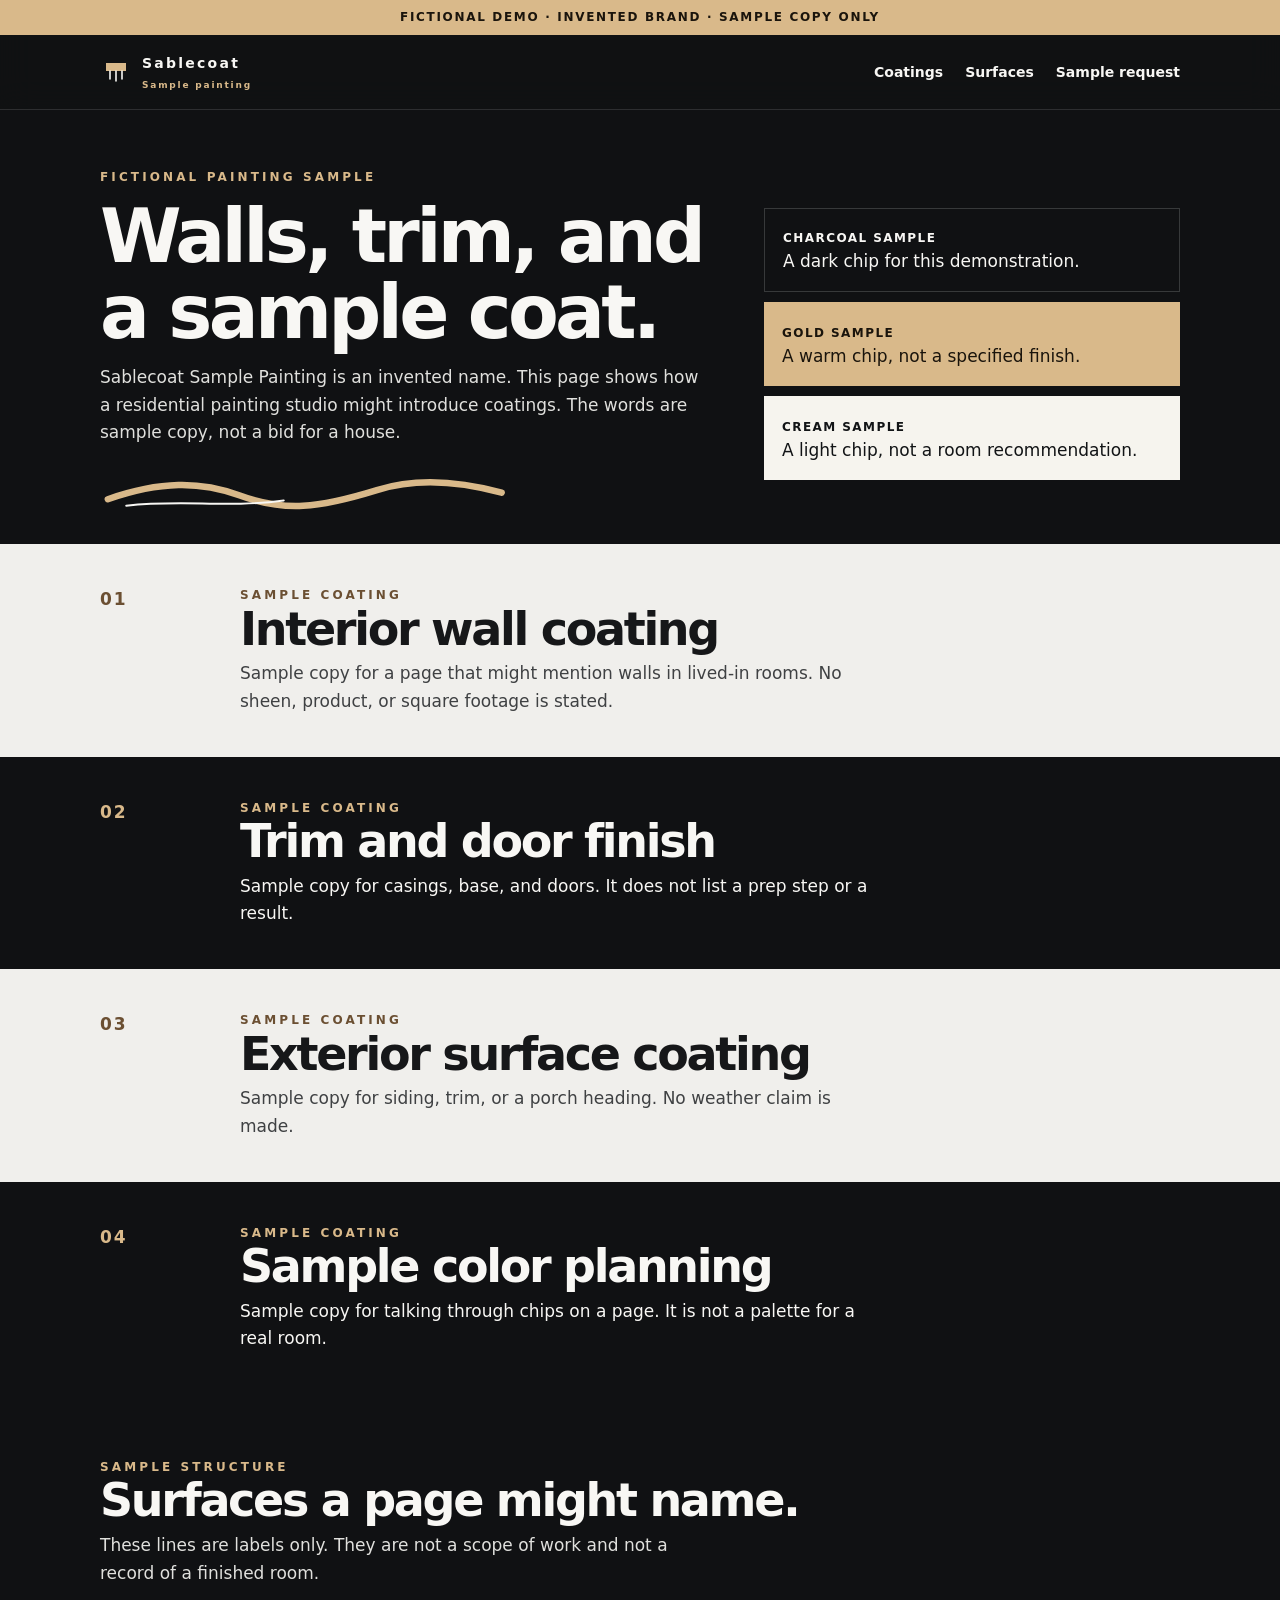
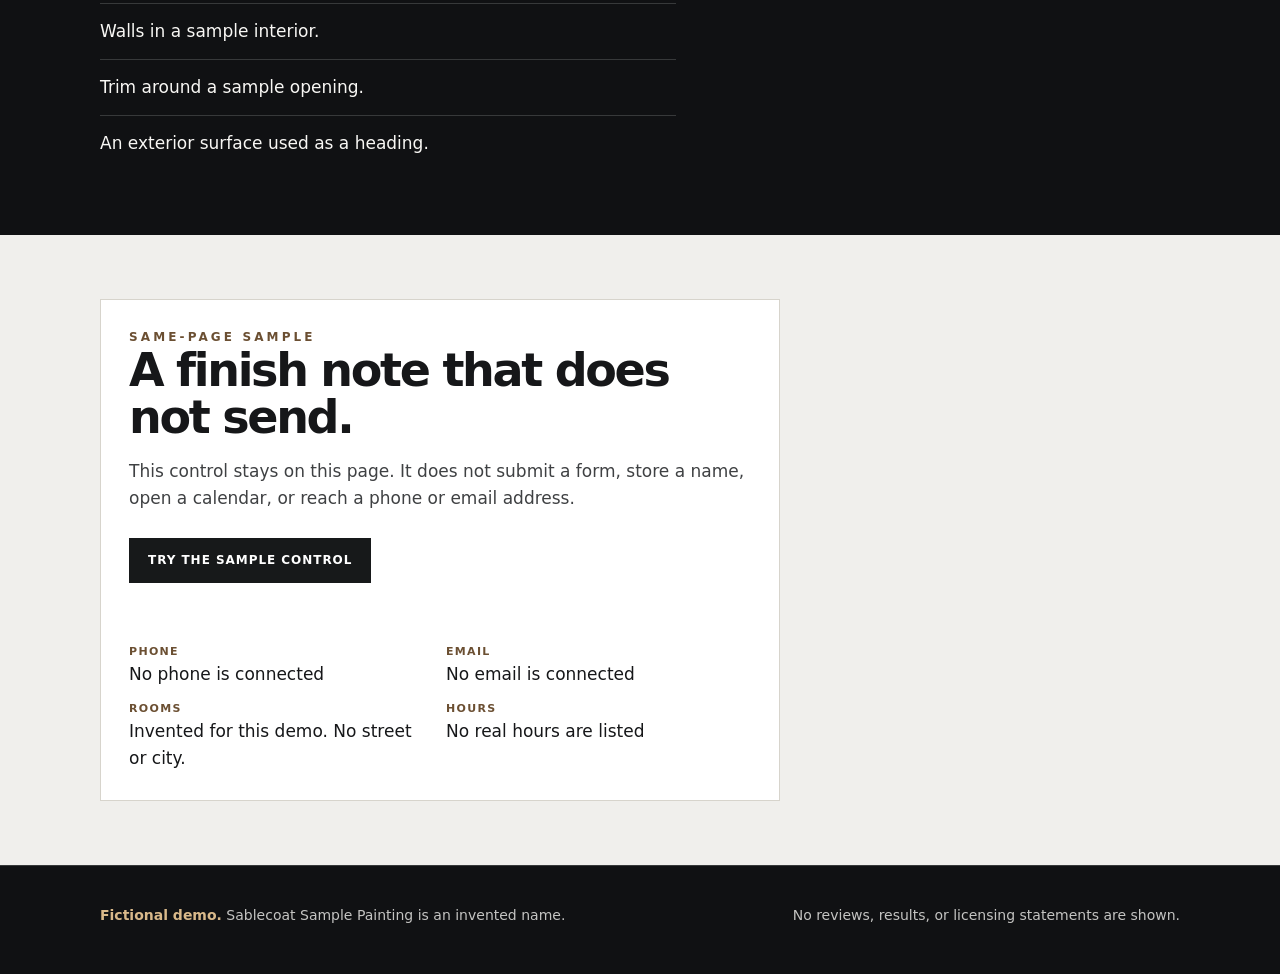
<file: demos/painting/index.html>
<!DOCTYPE html>
<html lang="en">
<head>
  <meta charset="utf-8">
  <meta name="viewport" content="width=device-width, initial-scale=1">
  <title>Sablecoat Sample Painting — Fictional demo</title>
  <meta name="description" content="Fictional residential painting sample. Coating wording only. Nothing here books, contacts, or collects information.">
  <link rel="icon" href="assets/mark.svg" type="image/svg+xml">
  <link rel="stylesheet" href="styles.css">
</head>
<body>
  <a class="skip" href="#content">Skip to content</a>
  <header class="frame">
    <p class="flag">Fictional demo · Invented brand · Sample copy only</p>
    <div class="wrap bar">
      <a class="logo" href="#content" aria-label="Sablecoat Sample Painting home">
        <img src="assets/mark.svg" alt="" width="32" height="32">
        <span>Sablecoat<small>Sample painting</small></span>
      </a>
      <button class="menu" id="menu" type="button" aria-controls="nav" aria-expanded="false">Menu</button>
      <nav id="nav" class="links" aria-label="Sample page">
        <a href="#coatings">Coatings</a>
        <a href="#surfaces">Surfaces</a>
        <a href="#request">Sample request</a>
      </nav>
    </div>
  </header>
  <main id="content">
    <section class="opening" aria-labelledby="open-title">
      <div class="wrap opening-grid">
        <div>
          <p class="kicker">Fictional painting sample</p>
          <h1 id="open-title">Walls, trim, and a sample coat.</h1>
          <p class="lede">Sablecoat Sample Painting is an invented name. This page shows how a residential painting studio might introduce coatings. The words are sample copy, not a bid for a house.</p>
          <img class="stroke" src="assets/stroke.svg" alt="" width="640" height="80">
        </div>
        <ul class="chips" aria-label="Sample color chips">
          <li class="chip-dark"><span>Charcoal sample</span> A dark chip for this demonstration.</li>
          <li class="chip-gold"><span>Gold sample</span> A warm chip, not a specified finish.</li>
          <li class="chip-cream"><span>Cream sample</span> A light chip, not a room recommendation.</li>
        </ul>
      </div>
    </section>
    <div id="coatings">
      <article class="coat light">
        <div class="wrap coat-grid">
          <p class="num">01</p>
          <div>
            <p class="kicker">Sample coating</p>
            <h2>Interior wall coating</h2>
            <p>Sample copy for a page that might mention walls in lived-in rooms. No sheen, product, or square footage is stated.</p>
          </div>
        </div>
      </article>
      <article class="coat">
        <div class="wrap coat-grid">
          <p class="num">02</p>
          <div>
            <p class="kicker">Sample coating</p>
            <h2>Trim and door finish</h2>
            <p>Sample copy for casings, base, and doors. It does not list a prep step or a result.</p>
          </div>
        </div>
      </article>
      <article class="coat light">
        <div class="wrap coat-grid">
          <p class="num">03</p>
          <div>
            <p class="kicker">Sample coating</p>
            <h2>Exterior surface coating</h2>
            <p>Sample copy for siding, trim, or a porch heading. No weather claim is made.</p>
          </div>
        </div>
      </article>
      <article class="coat">
        <div class="wrap coat-grid">
          <p class="num">04</p>
          <div>
            <p class="kicker">Sample coating</p>
            <h2>Sample color planning</h2>
            <p>Sample copy for talking through chips on a page. It is not a palette for a real room.</p>
          </div>
        </div>
      </article>
    </div>
    <section class="surfaces" id="surfaces" aria-labelledby="surfaces-title">
      <div class="wrap">
        <p class="kicker">Sample structure</p>
        <h2 id="surfaces-title">Surfaces a page might name.</h2>
        <p class="lede">These lines are labels only. They are not a scope of work and not a record of a finished room.</p>
        <ol>
          <li>Walls in a sample interior.</li>
          <li>Trim around a sample opening.</li>
          <li>An exterior surface used as a heading.</li>
        </ol>
      </div>
    </section>
    <section class="panel" id="request" aria-labelledby="request-title">
      <div class="wrap">
        <div class="panel-box">
          <p class="kicker">Same-page sample</p>
          <h2 id="request-title">A finish note that does not send.</h2>
          <p>This control stays on this page. It does not submit a form, store a name, open a calendar, or reach a phone or email address.</p>
          <button class="btn" id="sample-control" type="button">Try the sample control</button>
          <p class="status" id="sample-status" role="status" aria-live="polite"></p>
          <ul class="facts">
            <li><span>Phone</span> No phone is connected</li>
            <li><span>Email</span> No email is connected</li>
            <li><span>Rooms</span> Invented for this demo. No street or city.</li>
            <li><span>Hours</span> No real hours are listed</li>
          </ul>
        </div>
      </div>
    </section>
  </main>
  <footer class="foot">
    <div class="wrap">
      <p><strong>Fictional demo.</strong> Sablecoat Sample Painting is an invented name.</p>
      <p>No reviews, results, or licensing statements are shown.</p>
    </div>
  </footer>
  <script src="main.js"></script>
</body>
</html>
</file>
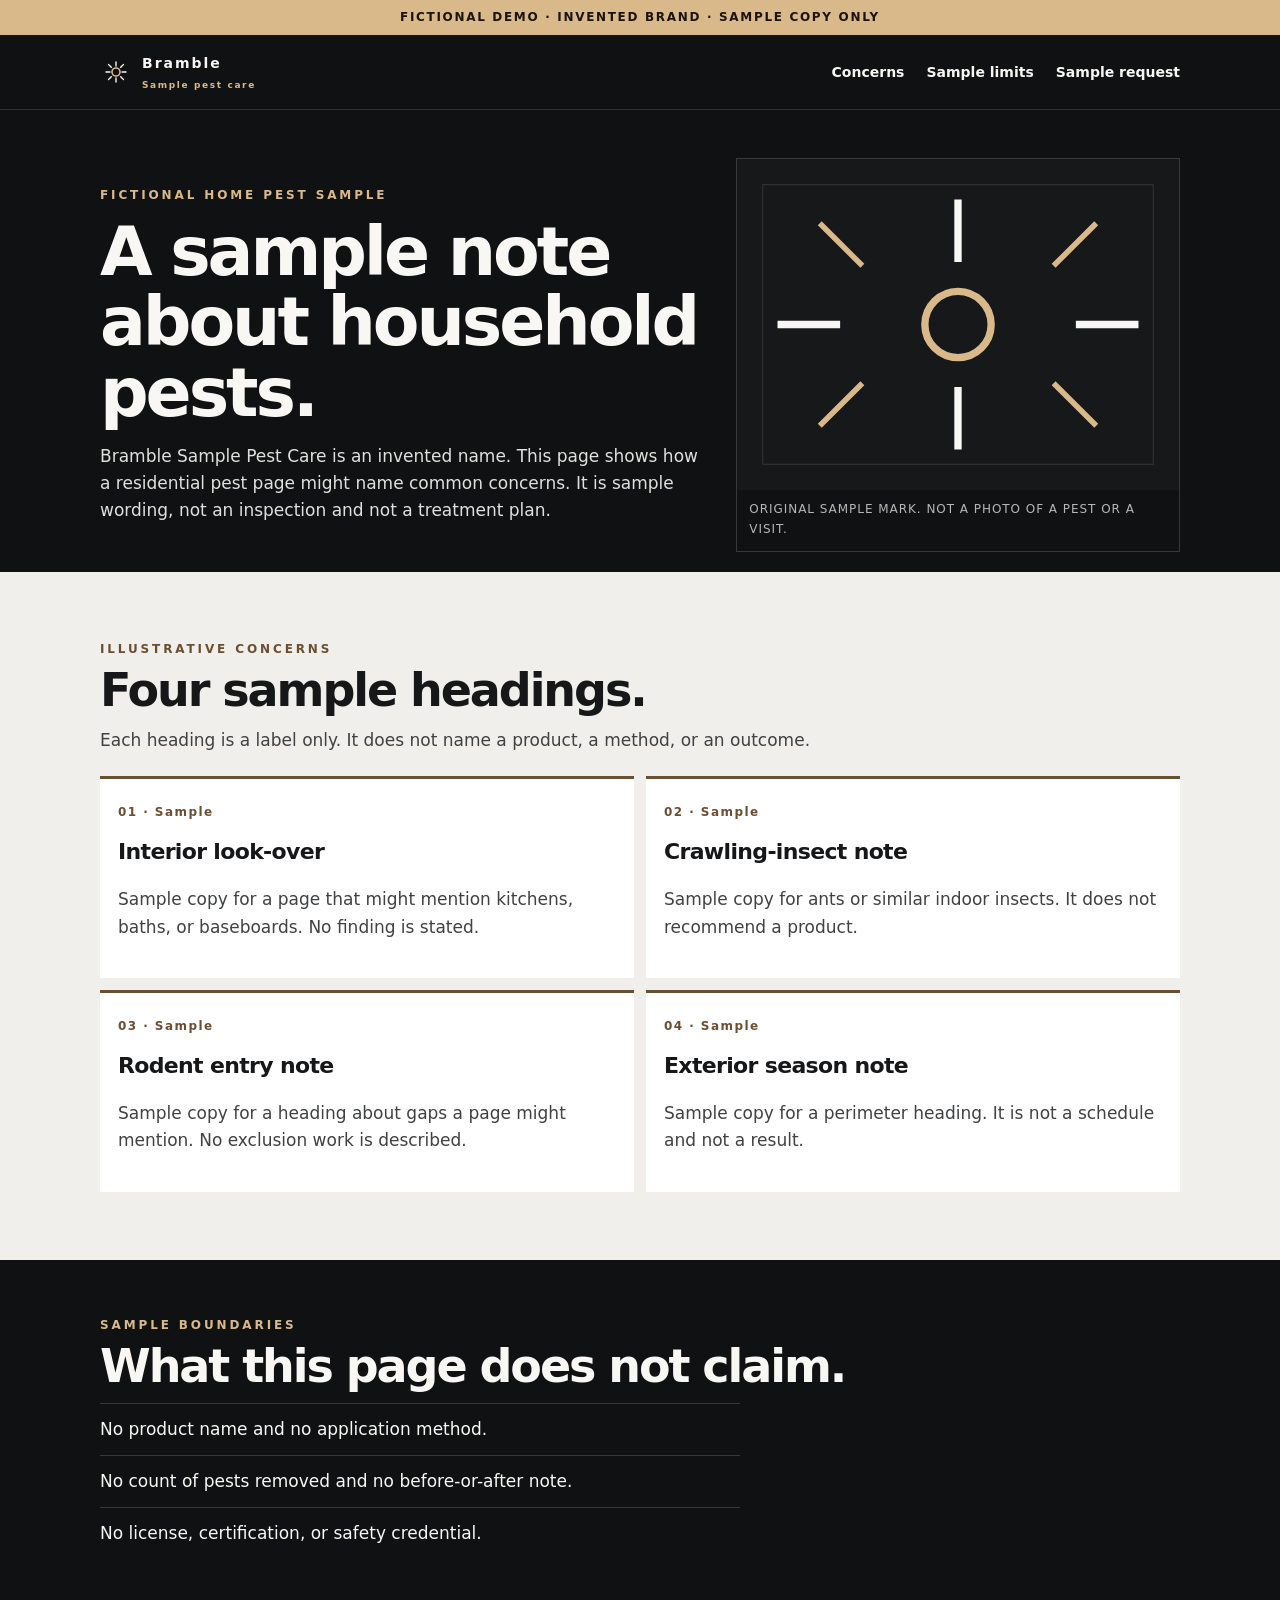
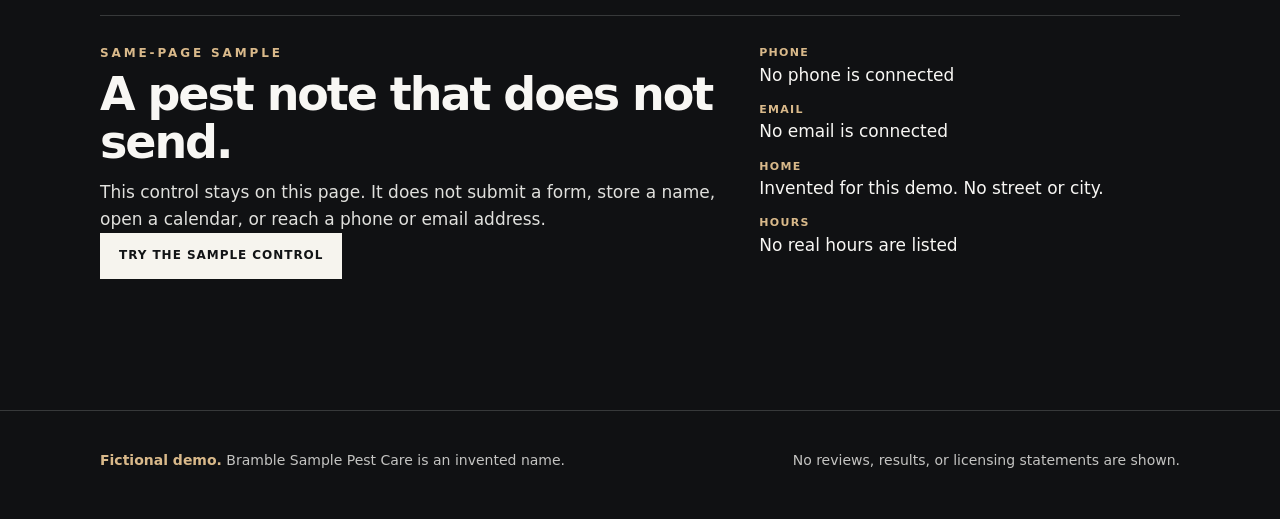
<file: demos/pest-control/index.html>
<!DOCTYPE html>
<html lang="en">
<head>
  <meta charset="utf-8">
  <meta name="viewport" content="width=device-width, initial-scale=1">
  <title>Bramble Sample Pest Care — Fictional demo</title>
  <meta name="description" content="Fictional residential pest-care sample. Illustrative wording only. Nothing here books, contacts, or collects information.">
  <link rel="icon" href="assets/mark.svg" type="image/svg+xml">
  <link rel="stylesheet" href="styles.css">
</head>
<body>
  <a class="skip" href="#content">Skip to content</a>
  <header class="mast">
    <p class="flag">Fictional demo · Invented brand · Sample copy only</p>
    <div class="wrap bar">
      <a class="logo" href="#content" aria-label="Bramble Sample Pest Care home">
        <img src="assets/mark.svg" alt="" width="32" height="32">
        <span>Bramble<small>Sample pest care</small></span>
      </a>
      <button class="menu" id="menu" type="button" aria-controls="nav" aria-expanded="false">Menu</button>
      <nav id="nav" class="links" aria-label="Sample page">
        <a href="#concerns">Concerns</a>
        <a href="#limits">Sample limits</a>
        <a href="#request">Sample request</a>
      </nav>
    </div>
  </header>
  <main id="content">
    <section class="intro" aria-labelledby="intro-title">
      <div class="wrap intro-grid">
        <div>
          <p class="kicker">Fictional home pest sample</p>
          <h1 id="intro-title">A sample note about household pests.</h1>
          <p class="lede">Bramble Sample Pest Care is an invented name. This page shows how a residential pest page might name common concerns. It is sample wording, not an inspection and not a treatment plan.</p>
        </div>
        <figure class="figure">
          <img src="assets/mark-large.svg" alt="" width="480" height="360">
          <figcaption>Original sample mark. Not a photo of a pest or a visit.</figcaption>
        </figure>
      </div>
    </section>
    <section class="paper" id="concerns" aria-labelledby="concerns-title">
      <div class="wrap">
        <p class="kicker">Illustrative concerns</p>
        <h2 id="concerns-title">Four sample headings.</h2>
        <p class="sub">Each heading is a label only. It does not name a product, a method, or an outcome.</p>
        <ul class="grid">
          <li><b>01 · Sample</b><strong>Interior look-over</strong><p>Sample copy for a page that might mention kitchens, baths, or baseboards. No finding is stated.</p></li>
          <li><b>02 · Sample</b><strong>Crawling-insect note</strong><p>Sample copy for ants or similar indoor insects. It does not recommend a product.</p></li>
          <li><b>03 · Sample</b><strong>Rodent entry note</strong><p>Sample copy for a heading about gaps a page might mention. No exclusion work is described.</p></li>
          <li><b>04 · Sample</b><strong>Exterior season note</strong><p>Sample copy for a perimeter heading. It is not a schedule and not a result.</p></li>
        </ul>
      </div>
    </section>
    <section class="limits" id="limits" aria-labelledby="limits-title">
      <div class="wrap">
        <p class="kicker">Sample boundaries</p>
        <h2 id="limits-title">What this page does not claim.</h2>
        <ul>
          <li>No product name and no application method.</li>
          <li>No count of pests removed and no before-or-after note.</li>
          <li>No license, certification, or safety credential.</li>
        </ul>
      </div>
    </section>
    <section class="ask" id="request" aria-labelledby="request-title">
      <div class="wrap ask-row">
        <div>
          <p class="kicker">Same-page sample</p>
          <h2 id="request-title">A pest note that does not send.</h2>
          <p class="lede">This control stays on this page. It does not submit a form, store a name, open a calendar, or reach a phone or email address.</p>
          <button class="btn" id="sample-control" type="button">Try the sample control</button>
          <p class="status" id="sample-status" role="status" aria-live="polite"></p>
        </div>
        <ul class="facts">
          <li><span>Phone</span> No phone is connected</li>
          <li><span>Email</span> No email is connected</li>
          <li><span>Home</span> Invented for this demo. No street or city.</li>
          <li><span>Hours</span> No real hours are listed</li>
        </ul>
      </div>
    </section>
  </main>
  <footer class="foot">
    <div class="wrap">
      <p><strong>Fictional demo.</strong> Bramble Sample Pest Care is an invented name.</p>
      <p>No reviews, results, or licensing statements are shown.</p>
    </div>
  </footer>
  <script src="main.js"></script>
</body>
</html>
</file>
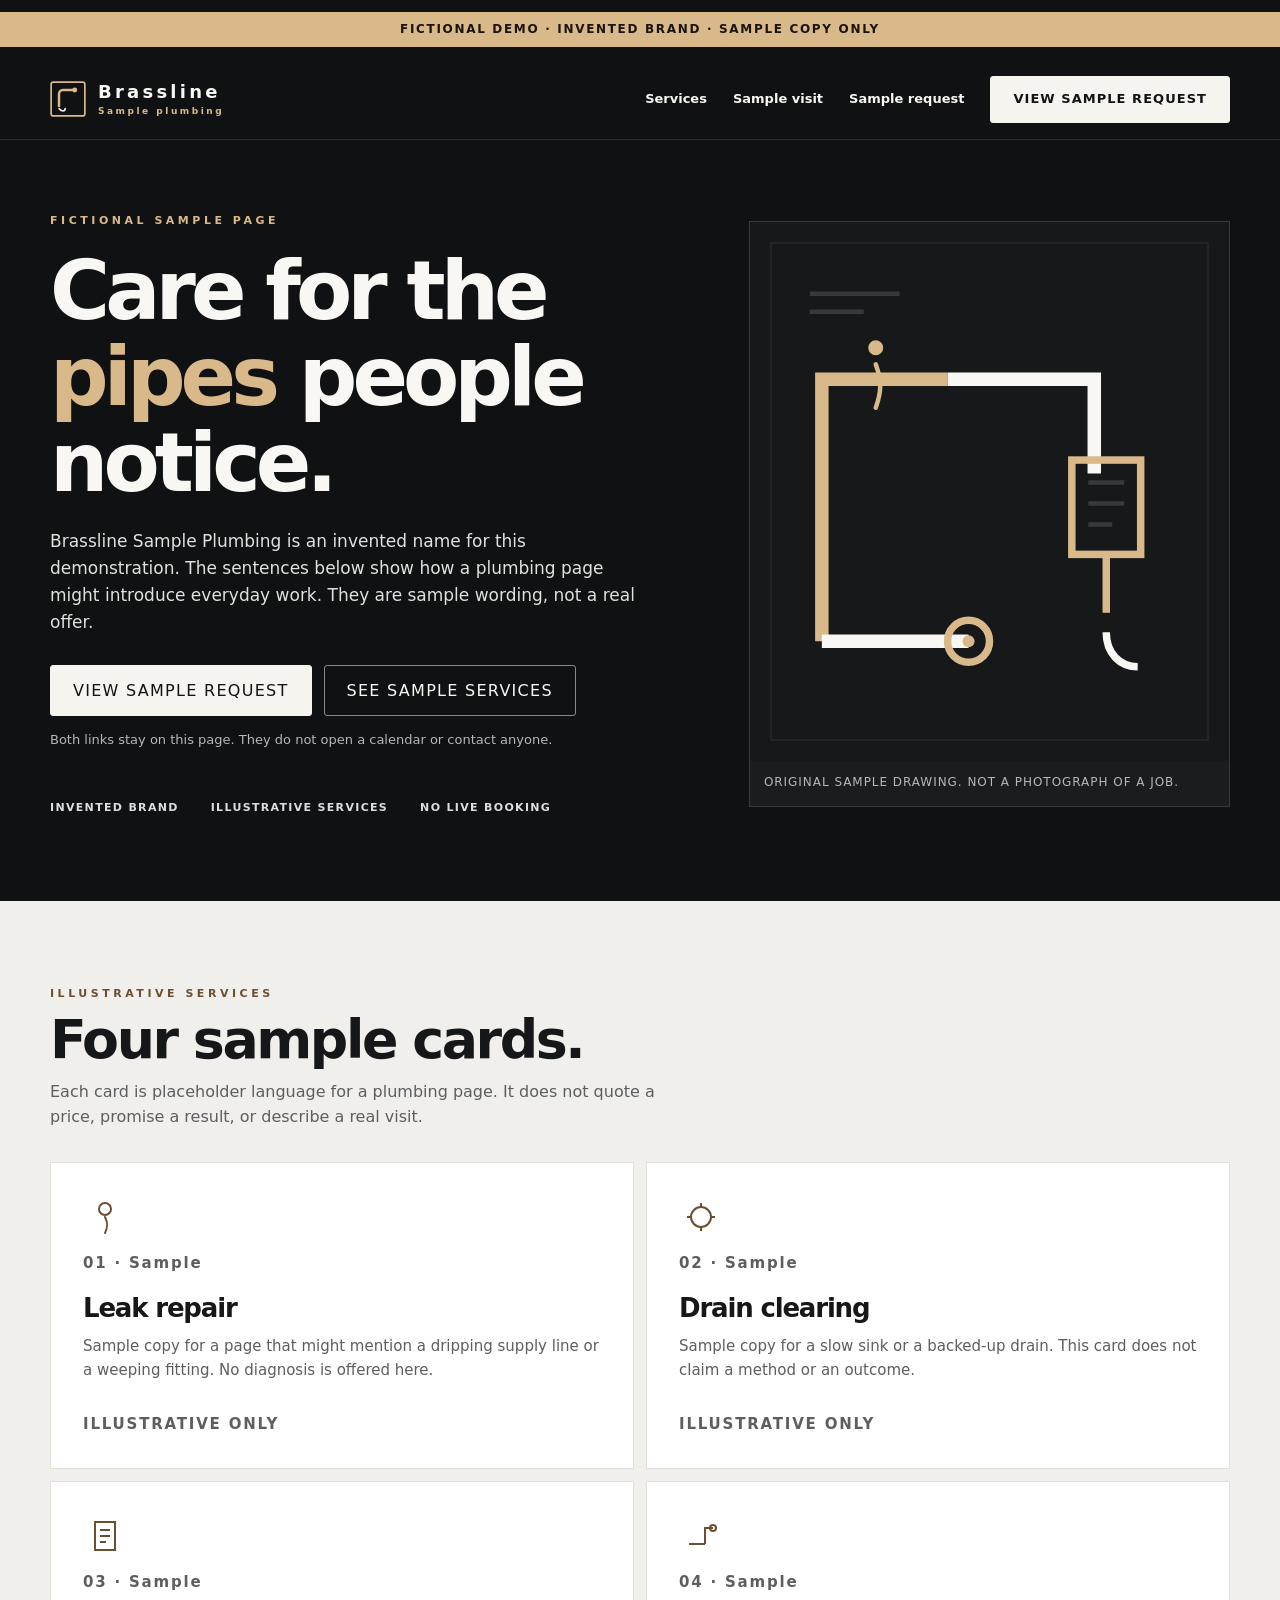
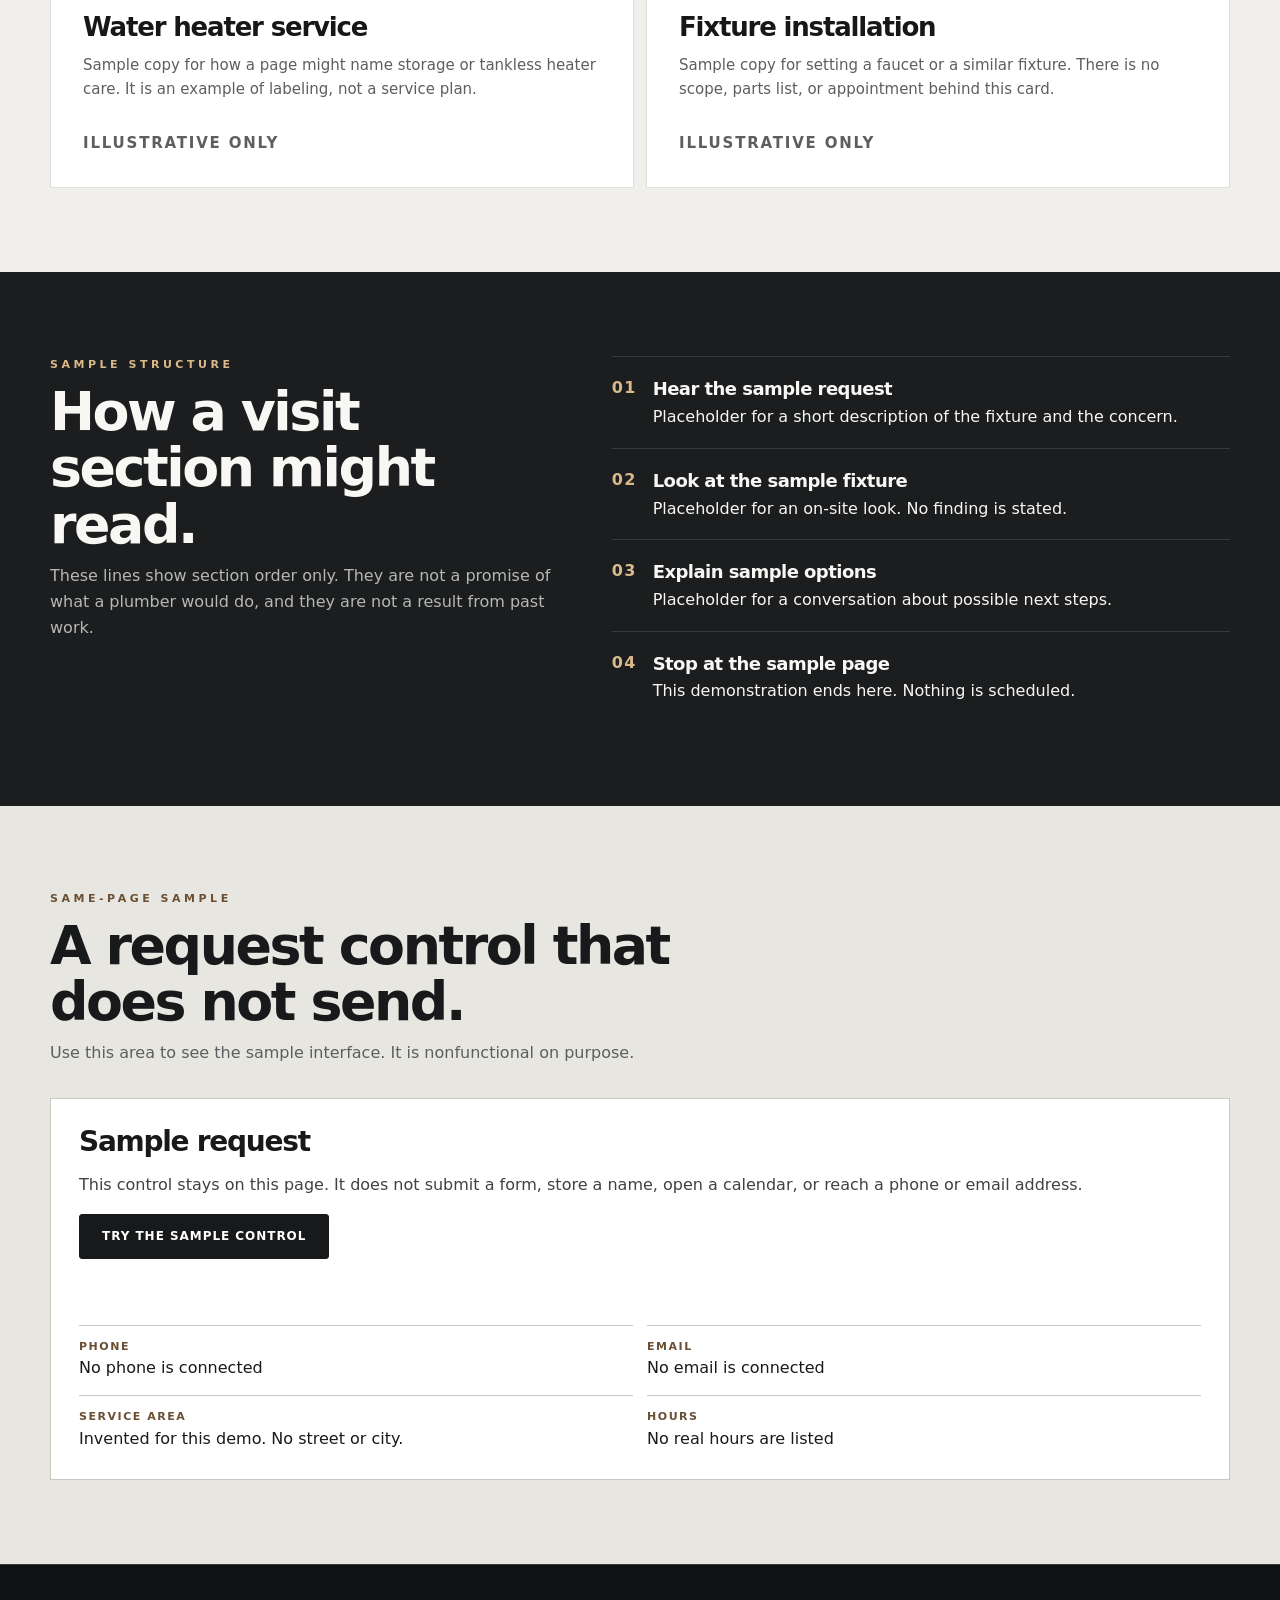
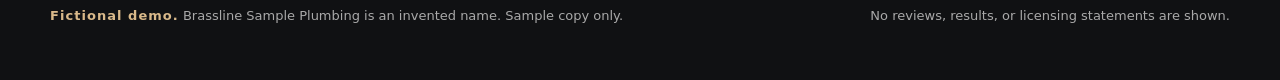
<file: demos/plumbing/index.html>
<!DOCTYPE html>
<html lang="en">
<head>
  <meta charset="utf-8">
  <meta name="viewport" content="width=device-width, initial-scale=1">
  <title>Brassline Sample Plumbing — Fictional demo</title>
  <meta name="description" content="Fictional one-page plumbing sample. Illustrative service copy only. Nothing on this page books, contacts, or collects information.">
  <link rel="icon" href="assets/mark.svg" type="image/svg+xml">
  <link rel="stylesheet" href="styles.css">
</head>
<body>
  <a class="skip" href="#content">Skip to content</a>
  <header class="site-header">
    <p class="demo-strip">Fictional demo · Invented brand · Sample copy only</p>
    <div class="wrap nav-bar">
      <a class="brand" href="#content" aria-label="Brassline Sample Plumbing home">
        <img src="assets/mark.svg" alt="" width="36" height="36">
        <span>Brassline<small>Sample plumbing</small></span>
      </a>
      <button class="menu" id="menu" type="button" aria-controls="nav" aria-expanded="false">Menu</button>
      <nav id="nav" class="links" aria-label="Sample page">
        <a href="#services">Services</a>
        <a href="#visit">Sample visit</a>
        <a href="#request">Sample request</a>
        <a class="btn" href="#request">View sample request</a>
      </nav>
    </div>
  </header>
  <main id="content">
    <section class="hero" aria-labelledby="hero-title">
      <div class="wrap hero-grid">
        <div>
          <p class="kicker">Fictional sample page</p>
          <h1 id="hero-title">Care for the <em>pipes</em> people notice.</h1>
          <p class="lede">Brassline Sample Plumbing is an invented name for this demonstration. The sentences below show how a plumbing page might introduce everyday work. They are sample wording, not a real offer.</p>
          <div class="actions">
            <a class="btn" href="#request">View sample request</a>
            <a class="btn outline" href="#services">See sample services</a>
          </div>
          <p class="note">Both links stay on this page. They do not open a calendar or contact anyone.</p>
          <ul class="hero-points">
            <li>Invented brand</li>
            <li>Illustrative services</li>
            <li>No live booking</li>
          </ul>
        </div>
        <figure class="hero-figure">
          <img src="assets/hero.svg" alt="" width="640" height="720">
          <figcaption>Original sample drawing. Not a photograph of a job.</figcaption>
        </figure>
      </div>
    </section>

    <section class="band band-light" id="services" aria-labelledby="services-title">
      <div class="wrap">
        <div class="section-head">
          <p class="kicker">Illustrative services</p>
          <h2 id="services-title">Four sample cards.</h2>
          <p class="sub">Each card is placeholder language for a plumbing page. It does not quote a price, promise a result, or describe a real visit.</p>
        </div>
        <div class="service-grid">
          <article class="service">
            <svg viewBox="0 0 44 44" aria-hidden="true">
              <circle cx="22" cy="14" r="6" fill="none" stroke="#6b4f32" stroke-width="2"/>
              <path d="M22 22c3 6 3 10 0 16" fill="none" stroke="#6b4f32" stroke-width="2" stroke-linecap="round"/>
            </svg>
            <p class="num">01 · Sample</p>
            <h3>Leak repair</h3>
            <p>Sample copy for a page that might mention a dripping supply line or a weeping fitting. No diagnosis is offered here.</p>
            <p class="sample-tag">Illustrative only</p>
          </article>
          <article class="service">
            <svg viewBox="0 0 44 44" aria-hidden="true">
              <circle cx="22" cy="22" r="10" fill="none" stroke="#6b4f32" stroke-width="2"/>
              <path d="M22 8v4M22 32v4M8 22h4M32 22h4" stroke="#6b4f32" stroke-width="2"/>
            </svg>
            <p class="num">02 · Sample</p>
            <h3>Drain clearing</h3>
            <p>Sample copy for a slow sink or a backed-up drain. This card does not claim a method or an outcome.</p>
            <p class="sample-tag">Illustrative only</p>
          </article>
          <article class="service">
            <svg viewBox="0 0 44 44" aria-hidden="true">
              <rect x="12" y="8" width="20" height="28" fill="none" stroke="#6b4f32" stroke-width="2"/>
              <path d="M17 16h10M17 22h10M17 28h6" stroke="#6b4f32" stroke-width="2"/>
            </svg>
            <p class="num">03 · Sample</p>
            <h3>Water heater service</h3>
            <p>Sample copy for how a page might name storage or tankless heater care. It is an example of labeling, not a service plan.</p>
            <p class="sample-tag">Illustrative only</p>
          </article>
          <article class="service">
            <svg viewBox="0 0 44 44" aria-hidden="true">
              <path d="M10 30h16" stroke="#6b4f32" stroke-width="2"/>
              <path d="M26 30V14h8" fill="none" stroke="#6b4f32" stroke-width="2"/>
              <circle cx="34" cy="14" r="3" fill="none" stroke="#6b4f32" stroke-width="2"/>
            </svg>
            <p class="num">04 · Sample</p>
            <h3>Fixture installation</h3>
            <p>Sample copy for setting a faucet or a similar fixture. There is no scope, parts list, or appointment behind this card.</p>
            <p class="sample-tag">Illustrative only</p>
          </article>
        </div>
      </div>
    </section>

    <section class="band band-panel" id="visit" aria-labelledby="visit-title">
      <div class="wrap visit-grid">
        <div>
          <p class="kicker">Sample structure</p>
          <h2 id="visit-title">How a visit section might read.</h2>
          <p class="sub">These lines show section order only. They are not a promise of what a plumber would do, and they are not a result from past work.</p>
        </div>
        <ol class="steps">
          <li><span>01</span><div><strong>Hear the sample request</strong> Placeholder for a short description of the fixture and the concern.</div></li>
          <li><span>02</span><div><strong>Look at the sample fixture</strong> Placeholder for an on-site look. No finding is stated.</div></li>
          <li><span>03</span><div><strong>Explain sample options</strong> Placeholder for a conversation about possible next steps.</div></li>
          <li><span>04</span><div><strong>Stop at the sample page</strong> This demonstration ends here. Nothing is scheduled.</div></li>
        </ol>
      </div>
    </section>

    <section class="band band-deep" id="request" aria-labelledby="request-title">
      <div class="wrap">
        <div class="section-head">
          <p class="kicker">Same-page sample</p>
          <h2 id="request-title">A request control that does not send.</h2>
          <p class="sub">Use this area to see the sample interface. It is nonfunctional on purpose.</p>
        </div>
        <div class="request-box">
          <h3>Sample request</h3>
          <p>This control stays on this page. It does not submit a form, store a name, open a calendar, or reach a phone or email address.</p>
          <button class="btn" id="sample-control" type="button">Try the sample control</button>
          <p class="status" id="sample-status" role="status" aria-live="polite"></p>
          <ul class="facts">
            <li><span>Phone</span> No phone is connected</li>
            <li><span>Email</span> No email is connected</li>
            <li><span>Service area</span> Invented for this demo. No street or city.</li>
            <li><span>Hours</span> No real hours are listed</li>
          </ul>
        </div>
      </div>
    </section>
  </main>
  <footer class="site-footer">
    <div class="wrap">
      <p><strong>Fictional demo.</strong> Brassline Sample Plumbing is an invented name. Sample copy only.</p>
      <p>No reviews, results, or licensing statements are shown.</p>
    </div>
  </footer>
  <script src="main.js"></script>
</body>
</html>
</file>
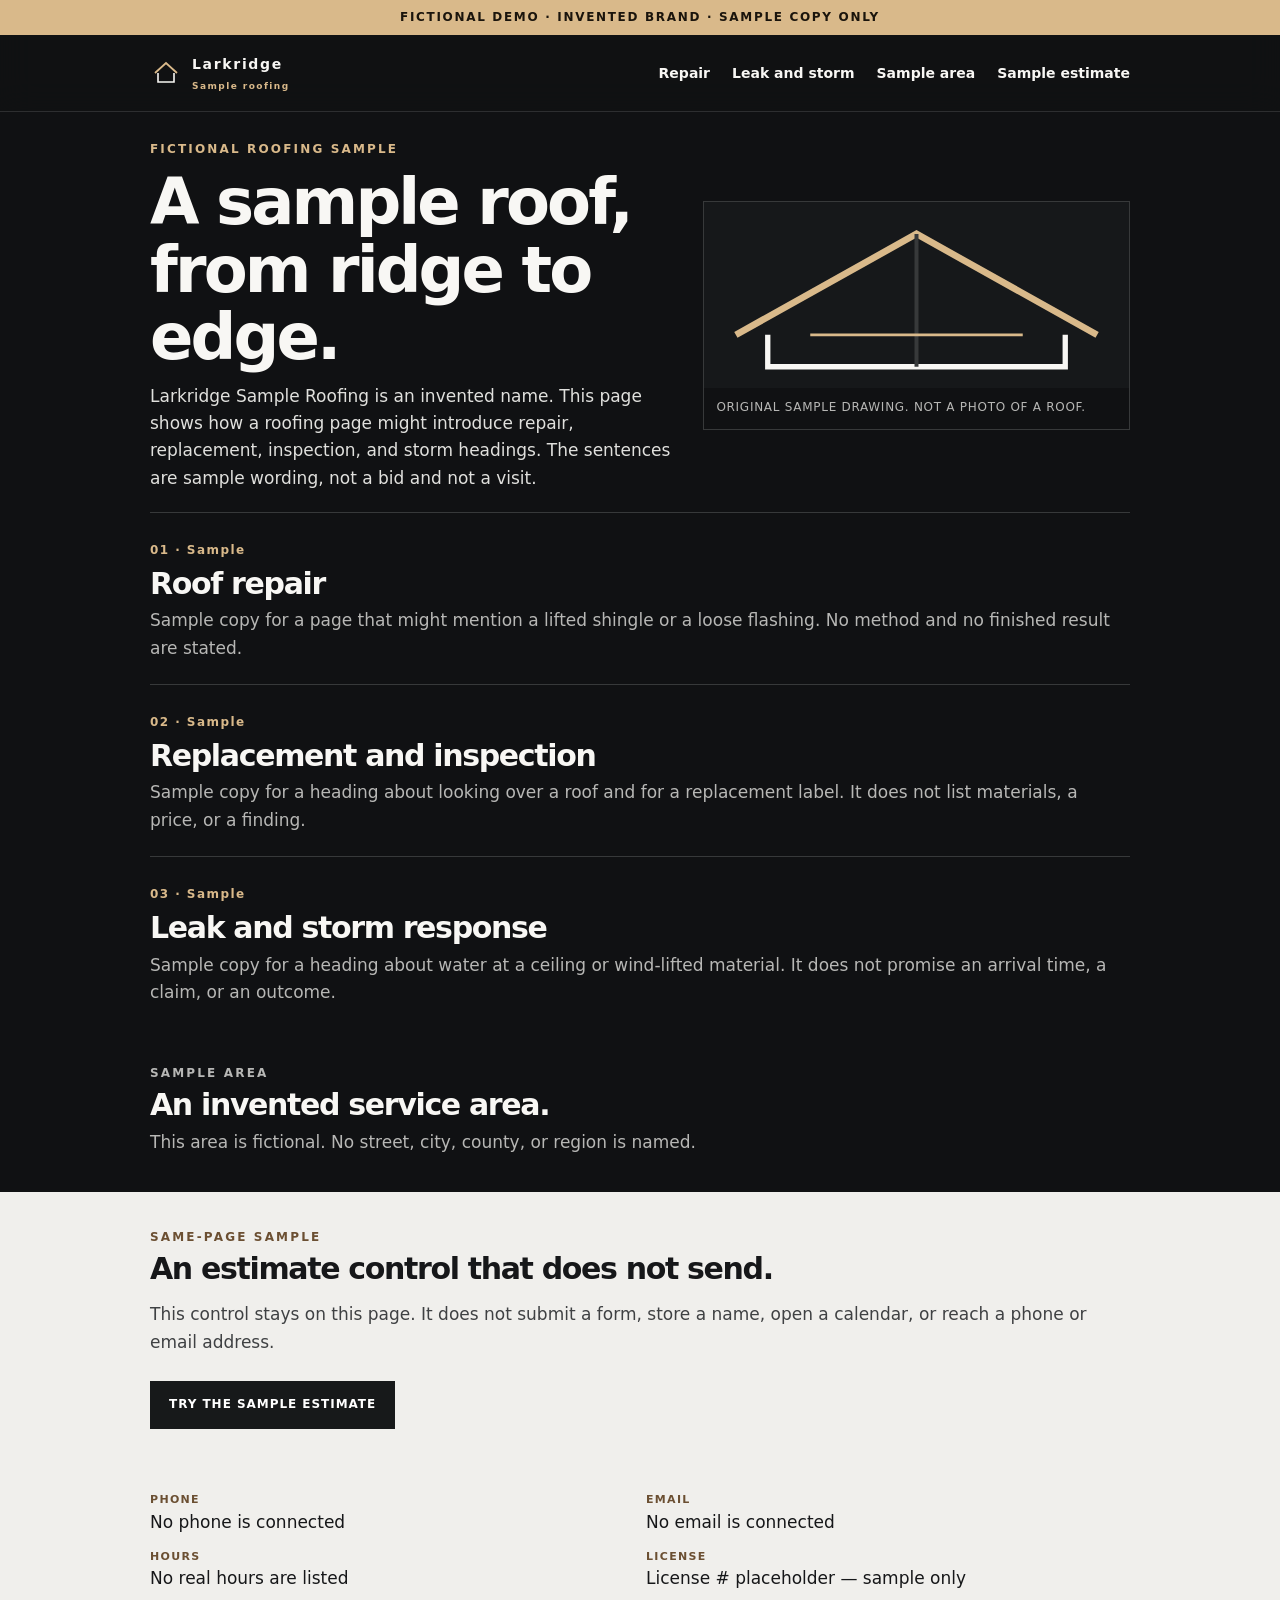
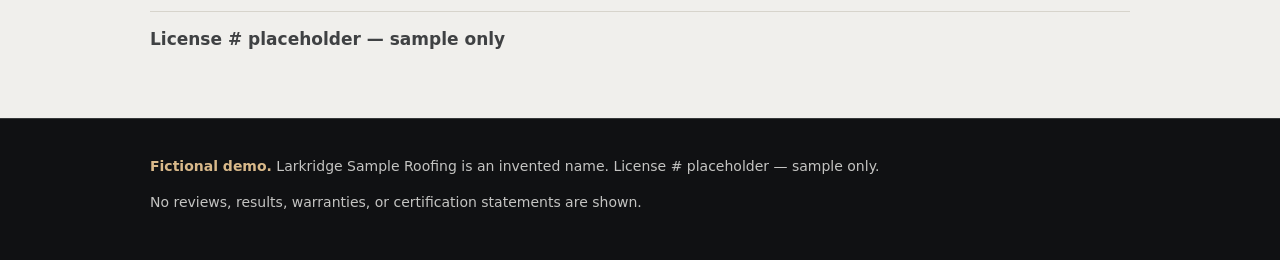
<file: demos/roofing/index.html>
<!DOCTYPE html>
<html lang="en">
<head>
  <meta charset="utf-8">
  <meta name="viewport" content="width=device-width, initial-scale=1">
  <title>Larkridge Sample Roofing — Fictional demo</title>
  <meta name="description" content="Fictional roofing sample. Repair, replacement, and inspection wording only. Nothing here books, contacts, or collects information.">
  <link rel="icon" href="assets/mark.svg" type="image/svg+xml">
  <link rel="stylesheet" href="styles.css">
</head>
<body>
  <a class="skip" href="#content">Skip to content</a>
  <header class="mast">
    <p class="flag">Fictional demo · Invented brand · Sample copy only</p>
    <div class="wrap bar">
      <a class="logo" href="#content" aria-label="Larkridge Sample Roofing home">
        <img src="assets/mark.svg" alt="" width="32" height="32">
        <span>Larkridge<small>Sample roofing</small></span>
      </a>
      <button class="menu" id="menu" type="button" aria-controls="nav" aria-expanded="false">Menu</button>
      <nav id="nav" class="links" aria-label="Sample page">
        <a href="#repair">Repair</a>
        <a href="#storm">Leak and storm</a>
        <a href="#area">Sample area</a>
        <a href="#request">Sample estimate</a>
      </nav>
    </div>
  </header>
  <main id="content">
    <section class="hero" aria-labelledby="hero-title">
      <div class="wrap hero-grid">
        <div>
          <p class="kicker">Fictional roofing sample</p>
          <h1 id="hero-title">A sample roof, from ridge to edge.</h1>
          <p class="lede">Larkridge Sample Roofing is an invented name. This page shows how a roofing page might introduce repair, replacement, inspection, and storm headings. The sentences are sample wording, not a bid and not a visit.</p>
        </div>
        <figure class="gable">
          <img src="assets/gable.svg" alt="" width="640" height="280">
          <figcaption>Original sample drawing. Not a photo of a roof.</figcaption>
        </figure>
      </div>
    </section>
    <section class="stack" id="repair" aria-labelledby="repair-title">
      <div class="wrap">
        <article class="job">
          <b>01 · Sample</b>
          <h2 id="repair-title">Roof repair</h2>
          <p>Sample copy for a page that might mention a lifted shingle or a loose flashing. No method and no finished result are stated.</p>
        </article>
        <article class="job" id="replacement">
          <b>02 · Sample</b>
          <h2>Replacement and inspection</h2>
          <p>Sample copy for a heading about looking over a roof and for a replacement label. It does not list materials, a price, or a finding.</p>
        </article>
        <article class="job" id="storm">
          <b>03 · Sample</b>
          <h2>Leak and storm response</h2>
          <p>Sample copy for a heading about water at a ceiling or wind-lifted material. It does not promise an arrival time, a claim, or an outcome.</p>
        </article>
      </div>
    </section>
    <section class="area" id="area" aria-labelledby="area-title">
      <div class="wrap">
        <p class="kicker">Sample area</p>
        <h2 id="area-title">An invented service area.</h2>
        <p>This area is fictional. No street, city, county, or region is named.</p>
      </div>
    </section>
    <section class="paper" id="request" aria-labelledby="request-title">
      <div class="wrap">
        <p class="kicker">Same-page sample</p>
        <h2 id="request-title">An estimate control that does not send.</h2>
        <p>This control stays on this page. It does not submit a form, store a name, open a calendar, or reach a phone or email address.</p>
        <button class="btn" id="sample-control" type="button">Try the sample estimate</button>
        <p class="status" id="sample-status" role="status" aria-live="polite"></p>
        <ul class="facts">
          <li><span>Phone</span> No phone is connected</li>
          <li><span>Email</span> No email is connected</li>
          <li><span>Hours</span> No real hours are listed</li>
          <li><span>License</span> License # placeholder — sample only</li>
        </ul>
        <p class="license">License # placeholder — sample only</p>
      </div>
    </section>
  </main>
  <footer class="foot">
    <div class="wrap">
      <p><strong>Fictional demo.</strong> Larkridge Sample Roofing is an invented name. License # placeholder — sample only.</p>
      <p>No reviews, results, warranties, or certification statements are shown.</p>
    </div>
  </footer>
  <script src="main.js"></script>
</body>
</html>
</file>
<file: demos/electrician/styles.css>
:root {
  --bg: #101113;
  --ink: #f8f7f4;
  --muted: #b7b7b5;
  --accent: #d9b98a;
  --accent-ink: #6b4f32;
  --line: #37393a;
  --paper: #f0efec;
  --max: 1100px;
  color-scheme: dark;
}

* { box-sizing: border-box; }

html { scroll-behavior: smooth; scroll-padding-top: 148px; }

body { margin: 0; background: var(--bg); color: var(--ink); font: 17px/1.6 system-ui, -apple-system, BlinkMacSystemFont, "Segoe UI", sans-serif; }

img { max-width: 100%; height: auto; display: block; }

a { color: inherit; }

button { font: inherit; }

:focus-visible { outline: 3px solid var(--accent); outline-offset: 3px; }

.card :focus-visible { outline-color: var(--accent-ink); }

.skip { position: absolute; left: 12px; top: 12px; transform: translateY(-150%); background: #f6f4ee; color: #121416; padding: 10px 14px; z-index: 40; font-weight: 750; }

.skip:focus { transform: none; }

.flag { margin: 0; background: var(--accent); color: #1a140c; text-align: center; font-size: 12px; font-weight: 800; letter-spacing: 0.14em; text-transform: uppercase; padding: 8px 16px; }

.wrap { width: min(calc(100% - 40px), var(--max)); margin-inline: auto; }

.barhead { position: sticky; top: 0; z-index: 20; background: rgba(16, 17, 19, 0.94); border-bottom: 1px solid #ffffff20; backdrop-filter: blur(16px); }

.bar { min-height: 74px; display: flex; align-items: center; justify-content: space-between; gap: 16px; }

.logo { display: flex; gap: 10px; align-items: center; text-decoration: none; font-weight: 800; letter-spacing: 0.14em; font-size: 14px; }

.logo img { width: 32px; height: 32px; }

.logo small { display: block; margin-top: 3px; color: var(--accent); font-size: 9px; letter-spacing: 0.18em; font-weight: 650; }

.menu { display: none; min-height: 44px; border: 1px solid var(--line); background: transparent; color: var(--ink); padding: 8px 12px; }

.links { display: flex; gap: 22px; align-items: center; font-size: 14px; font-weight: 650; }

.links a { text-decoration: none; }

.links a:hover { color: var(--accent); }

.hero { padding: 52px 0 28px; }

.hero-grid { display: grid; grid-template-columns: 180px 1fr; gap: 36px; align-items: end; }

.kicker { margin: 0; color: var(--accent); font-size: 12px; font-weight: 800; letter-spacing: 0.24em; text-transform: uppercase; }

h1, h2 { font-weight: 800; letter-spacing: -0.05em; line-height: 1.02; }

h1 { margin: 12px 0 14px; font-size: clamp(42px, 5.6vw, 70px); }

.lede { margin: 0; max-width: 40rem; color: #e0e0dd; }

.trace { margin: 0; border: 1px solid var(--line); }

.trace figcaption { padding: 8px 10px 10px; color: var(--muted); font-size: 12px; letter-spacing: 0.06em; text-transform: uppercase; }

.work { padding: 20px 0 64px; }

.rails { list-style: none; margin: 18px 0 0; padding: 0; }

.rails li { border-left: 3px solid var(--accent); padding: 16px 0 16px 18px; margin: 8px 0; }

.rails b { color: var(--accent); letter-spacing: 0.12em; font-size: 12px; }

.rails strong { display: block; margin: 6px 0; font-size: 24px; letter-spacing: -0.03em; }

.rails p { margin: 0; color: var(--muted); }

.card { background: var(--paper); color: #161719; color-scheme: light; padding: 64px 0; }

.card .kicker { color: var(--accent-ink); }

.card-box { max-width: 740px; background: #fff; border: 1px solid #d7d4cc; padding: 28px; }

h2 { margin: 8px 0 12px; font-size: clamp(30px, 4vw, 46px); }

.card p { color: #3f4143; }

.btn { display: inline-flex; align-items: center; justify-content: center; min-height: 44px; padding: 12px 18px; border: 1px solid #17191a; background: #17191a; color: #fff; font-size: 12px; font-weight: 800; letter-spacing: 0.08em; text-transform: uppercase; cursor: pointer; }

.btn:hover { background: #37393a; }

.status { min-height: 1.5em; font-weight: 750; color: var(--accent-ink); }

.facts { list-style: none; margin: 16px 0 0; padding: 0; display: grid; grid-template-columns: 1fr 1fr; gap: 12px; }

.facts span { display: block; color: var(--accent-ink); font-size: 11px; font-weight: 800; letter-spacing: 0.12em; text-transform: uppercase; }

.foot { border-top: 1px solid var(--line); padding: 24px 0 34px; color: #c4c4c2; font-size: 14px; }

.foot .wrap { display: flex; justify-content: space-between; gap: 16px; flex-wrap: wrap; }

.foot strong { color: var(--accent); }

@media (max-width: 800px) {
  .menu { display: inline-flex; }
  .bar { position: static; }
  .links { display: none; position: absolute; left: 0; right: 0; top: 100%; flex-direction: column; align-items: stretch; padding: 18px 20px 22px; background: #222426; border-bottom: 2px solid var(--accent); }
  .links.is-open { display: flex; }
  .hero-grid, .facts { grid-template-columns: 1fr; }
  .trace { max-width: 220px; }
}

@media (max-width: 560px) {
  .wrap { width: min(calc(100% - 28px), var(--max)); }
  .flag { letter-spacing: 0.06em; font-size: 11px; }
  h1 { font-size: 38px; }
  .card-box { padding: 20px; }
}

@media (prefers-reduced-motion: reduce) {
  html { scroll-behavior: auto; }
  *, *::before, *::after { animation: none !important; transition: none !important; }
}
</file>
<file: demos/hvac/styles.css>
:root {
  --bg: #101113;
  --ink: #f8f7f4;
  --muted: #b7b7b5;
  --accent: #d9b98a;
  --accent-ink: #6b4f32;
  --line: #37393a;
  --paper: #f0efec;
  --max: 1100px;
  color-scheme: dark;
}

* { box-sizing: border-box; }

html { scroll-behavior: smooth; scroll-padding-top: 148px; }

body {
  margin: 0;
  background: var(--bg);
  color: var(--ink);
  font: 17px/1.6 system-ui, -apple-system, BlinkMacSystemFont, "Segoe UI", sans-serif;
}

img { max-width: 100%; height: auto; display: block; }

a { color: inherit; }

button { font: inherit; }

:focus-visible { outline: 3px solid var(--accent); outline-offset: 3px; }

.sheet :focus-visible { outline-color: var(--accent-ink); }

.skip {
  position: absolute;
  left: 12px;
  top: 12px;
  transform: translateY(-150%);
  background: #f6f4ee;
  color: #121416;
  padding: 10px 14px;
  z-index: 40;
  font-weight: 750;
}

.skip:focus { transform: none; }

.flag {
  margin: 0;
  background: var(--accent);
  color: #1a140c;
  text-align: center;
  font-size: 12px;
  font-weight: 800;
  letter-spacing: 0.14em;
  text-transform: uppercase;
  padding: 8px 16px;
}

.wrap { width: min(calc(100% - 40px), var(--max)); margin-inline: auto; }

.topbar {
  position: sticky;
  top: 0;
  z-index: 20;
  background: rgba(16, 17, 19, 0.94);
  border-bottom: 1px solid #ffffff20;
  backdrop-filter: blur(16px);
}

.bar {
  min-height: 74px;
  display: flex;
  align-items: center;
  justify-content: space-between;
  gap: 16px;
}

.logo {
  display: flex;
  align-items: center;
  gap: 10px;
  text-decoration: none;
  font-weight: 800;
  letter-spacing: 0.14em;
  font-size: 14px;
}

.logo img { width: 32px; height: 32px; }

.logo small {
  display: block;
  margin-top: 3px;
  color: var(--accent);
  font-size: 9px;
  letter-spacing: 0.2em;
  font-weight: 650;
}

.menu {
  display: none;
  min-height: 44px;
  border: 1px solid var(--line);
  color: var(--ink);
  background: transparent;
  padding: 8px 12px;
}

.links { display: flex; gap: 22px; align-items: center; font-size: 14px; font-weight: 650; }

.links a { text-decoration: none; }

.links a:hover { color: var(--accent); }

.hero { padding: 56px 0 28px; text-align: center; }

.kicker {
  margin: 0;
  color: var(--accent);
  font-size: 12px;
  font-weight: 800;
  letter-spacing: 0.28em;
  text-transform: uppercase;
}

h1, h2 { font-weight: 800; letter-spacing: -0.05em; line-height: 1.02; }

h1 { margin: 12px auto 14px; max-width: 14ch; font-size: clamp(44px, 6vw, 76px); }

.lede { margin: 0 auto; max-width: 38rem; color: #e0e0dd; }

.dial { width: min(100%, 360px); margin: 28px auto 0; border: 1px solid var(--line); }

.dial figcaption {
  padding: 10px 12px 12px;
  color: var(--muted);
  font-size: 12px;
  letter-spacing: 0.08em;
  text-transform: uppercase;
}

.sheet { background: var(--paper); color: #161719; color-scheme: light; padding: 72px 0; }

.sheet .kicker { color: var(--accent-ink); }

h2 { margin: 8px 0 10px; font-size: clamp(32px, 4vw, 50px); }

.sub { margin: 0 0 26px; color: var(--muted); }

.sheet .sub, .note { color: #5c5e60; }

.tiles {
  display: grid;
  grid-template-columns: repeat(4, 1fr);
  gap: 10px;
  margin: 0;
  padding: 0;
  list-style: none;
}

.tiles li { background: #fff; border: 1px solid #e1dfda; padding: 18px 16px 20px; min-height: 210px; }

.tiles b { display: block; color: var(--accent-ink); font-size: 12px; letter-spacing: 0.12em; }

.tiles strong { display: block; margin: 18px 0 8px; font-size: 22px; letter-spacing: -0.03em; }

.tiles p { margin: 0; color: #3f4143; font-size: 15px; }

.notes { padding: 64px 0; }

.defs { margin: 0; display: grid; gap: 0; }

.defs div { display: grid; grid-template-columns: 180px 1fr; gap: 18px; padding: 16px 0; border-top: 1px solid var(--line); }

.defs dt { color: var(--accent); font-weight: 800; letter-spacing: 0.08em; text-transform: uppercase; font-size: 13px; }

.defs dd { margin: 0; }

.ask { padding: 64px 0 76px; background: #1b1d1f; }

.ask-box { max-width: 720px; }

.btn {
  display: inline-flex;
  align-items: center;
  justify-content: center;
  min-height: 44px;
  margin-top: 8px;
  padding: 12px 18px;
  border: 1px solid #f6f4ee;
  background: #f6f4ee;
  color: #121416;
  font-size: 12px;
  font-weight: 800;
  letter-spacing: 0.08em;
  text-transform: uppercase;
  cursor: pointer;
}

.btn:hover { background: #e8e1d4; }

.status { min-height: 1.5em; font-weight: 750; color: var(--accent); }

.quiet { list-style: none; margin: 20px 0 0; padding: 0; display: grid; grid-template-columns: 1fr 1fr; gap: 12px 20px; }

.quiet span { display: block; color: var(--accent); font-size: 11px; font-weight: 800; letter-spacing: 0.14em; text-transform: uppercase; }

.foot { border-top: 1px solid var(--line); padding: 24px 0 34px; color: #c4c4c2; font-size: 14px; }

.foot .wrap { display: flex; justify-content: space-between; gap: 16px; flex-wrap: wrap; }

.foot strong { color: var(--accent); }

@media (max-width: 800px) {
  .menu { display: inline-flex; }

  .bar { position: static; }

  .links {
    display: none;
    position: absolute;
    left: 0;
    right: 0;
    top: 100%;
    flex-direction: column;
    align-items: stretch;
    padding: 18px 20px 22px;
    background: #222426;
    border-bottom: 2px solid var(--accent);
  }

  .links.is-open { display: flex; }

  .tiles, .defs div, .quiet { grid-template-columns: 1fr; }

  .tiles li { min-height: 0; }

  h1 { max-width: none; }
}

@media (max-width: 560px) {
  .wrap { width: min(calc(100% - 28px), var(--max)); }

  .flag { letter-spacing: 0.06em; font-size: 11px; }

  h1 { font-size: 40px; }
}

@media (prefers-reduced-motion: reduce) {
  html { scroll-behavior: auto; }

  *, *::before, *::after { animation: none !important; transition: none !important; }
}
</file>
<file: demos/landscaping/styles.css>
:root {
  --bg: #101113;
  --ink: #f8f7f4;
  --muted: #b7b7b5;
  --accent: #d9b98a;
  --accent-ink: #6b4f32;
  --line: #37393a;
  --paper: #f0efec;
  --cream: #f6f4ee;
  --max: 1120px;
  color-scheme: dark;
}

* { box-sizing: border-box; }

html { scroll-behavior: smooth; scroll-padding-top: 150px; }

body {
  margin: 0;
  background: var(--bg);
  color: var(--ink);
  font: 17px/1.6 system-ui, -apple-system, BlinkMacSystemFont, "Segoe UI", sans-serif;
}

img { max-width: 100%; height: auto; display: block; }

a { color: inherit; }

button { font: inherit; }

:focus-visible { outline: 3px solid var(--accent); outline-offset: 3px; }

.paper :focus-visible { outline-color: var(--accent-ink); }

.skip {
  position: absolute;
  left: 12px;
  top: 12px;
  transform: translateY(-150%);
  background: var(--cream);
  color: #121416;
  padding: 10px 14px;
  z-index: 40;
  font-weight: 750;
}

.skip:focus { transform: none; }

.flag {
  margin: 0;
  background: var(--accent);
  color: #1a140c;
  text-align: center;
  font-size: 12px;
  font-weight: 800;
  letter-spacing: 0.14em;
  text-transform: uppercase;
  padding: 8px 16px;
}

.wrap { width: min(calc(100% - 40px), var(--max)); margin-inline: auto; }

.mast {
  position: sticky;
  top: 0;
  z-index: 20;
  background: rgba(16, 17, 19, 0.94);
  border-bottom: 1px solid #ffffff20;
  backdrop-filter: blur(16px);
}

.bar {
  min-height: 76px;
  display: flex;
  align-items: center;
  justify-content: space-between;
  gap: 18px;
}

.logo {
  display: flex;
  align-items: center;
  gap: 12px;
  text-decoration: none;
  font-weight: 800;
  letter-spacing: 0.16em;
  font-size: 15px;
}

.logo img { width: 34px; height: 34px; }

.logo small {
  display: block;
  margin-top: 3px;
  color: var(--accent);
  letter-spacing: 0.22em;
  font-size: 9px;
  font-weight: 650;
}

.menu {
  display: none;
  min-height: 44px;
  border: 1px solid var(--line);
  background: transparent;
  color: var(--ink);
  padding: 8px 12px;
}

.links { display: flex; align-items: center; gap: 22px; font-size: 14px; font-weight: 650; }

.links a { text-decoration: none; }

.links a:hover { color: var(--accent); }

.intro { padding: 64px 0 36px; }

.intro-grid {
  display: grid;
  grid-template-columns: 0.9fr 1.1fr;
  gap: 48px;
  align-items: end;
}

.kicker {
  margin: 0;
  color: var(--accent);
  font-size: 12px;
  font-weight: 800;
  letter-spacing: 0.28em;
  text-transform: uppercase;
}

h1, h2 { font-weight: 800; letter-spacing: -0.045em; line-height: 1.02; }

h1 { margin: 14px 0 16px; font-size: clamp(46px, 6vw, 78px); }

.lede { margin: 0; max-width: 38rem; color: #e0e0dd; }

.plan { margin: 0; border: 1px solid var(--line); background: #16181a; }

.plan figcaption {
  padding: 12px 14px 14px;
  color: var(--muted);
  font-size: 12px;
  letter-spacing: 0.08em;
  text-transform: uppercase;
}

.paper { background: var(--paper); color: #161719; color-scheme: light; }

.band { padding: 76px 0; }

.paper .kicker { color: var(--accent-ink); }

h2 { margin: 8px 0 12px; font-size: clamp(32px, 4vw, 52px); }

.sub { margin: 0 0 28px; max-width: 40rem; color: var(--muted); }

.paper .sub { color: #5c5e60; }

.ledger { list-style: none; margin: 0; padding: 0; }

.ledger li {
  display: grid;
  grid-template-columns: 72px 1fr;
  gap: 18px;
  padding: 22px 0;
  border-top: 1px solid #d7d4cc;
}

.ledger strong { display: block; font-size: 22px; letter-spacing: -0.03em; }

.ledger p { margin: 6px 0 0; color: #3f4143; }

.index { color: var(--accent-ink); font-weight: 800; letter-spacing: 0.08em; }

.seasons { padding: 28px 0 72px; }

.season-row {
  display: grid;
  grid-template-columns: repeat(4, 1fr);
  gap: 12px;
  margin: 0;
  padding: 0;
  list-style: none;
}

.season-row li { border-top: 2px solid var(--accent); padding-top: 14px; }

.season-row span {
  display: block;
  color: var(--accent);
  font-size: 12px;
  font-weight: 800;
  letter-spacing: 0.14em;
  text-transform: uppercase;
}

.ask {
  display: grid;
  grid-template-columns: 1.1fr 0.9fr;
  gap: 36px;
  align-items: start;
}

.btn {
  display: inline-flex;
  align-items: center;
  justify-content: center;
  min-height: 44px;
  padding: 12px 18px;
  border: 1px solid var(--cream);
  background: var(--cream);
  color: #121416;
  font-size: 12px;
  font-weight: 800;
  letter-spacing: 0.08em;
  text-transform: uppercase;
  text-decoration: none;
  cursor: pointer;
}

.btn:hover { background: #e8e1d4; }

.paper .btn, .ask .btn {
  background: #17191a;
  color: #fff;
  border-color: #17191a;
}

.paper .btn:hover, .ask .btn:hover { background: #37393a; }

.status { min-height: 1.5em; margin: 14px 0 0; font-weight: 750; color: var(--accent-ink); }

.facts { list-style: none; margin: 18px 0 0; padding: 0; display: grid; gap: 12px; }

.facts span {
  display: block;
  color: var(--accent-ink);
  font-size: 11px;
  font-weight: 800;
  letter-spacing: 0.14em;
  text-transform: uppercase;
}

.foot {
  border-top: 1px solid var(--line);
  padding: 26px 0 36px;
  color: #c4c4c2;
  font-size: 14px;
}

.foot .wrap { display: flex; justify-content: space-between; gap: 16px; flex-wrap: wrap; }

.foot strong { color: var(--accent); }

@media (max-width: 800px) {
  .menu { display: inline-flex; }

  .bar { position: static; }

  .links {
    display: none;
    position: absolute;
    top: 100%;
    left: 0;
    right: 0;
    flex-direction: column;
    align-items: stretch;
    gap: 14px;
    padding: 18px 20px 22px;
    background: #222426;
    border-bottom: 2px solid var(--accent);
  }

  .links.is-open { display: flex; }

  .intro-grid, .ask, .season-row { grid-template-columns: 1fr; }

  .intro { padding-top: 40px; }
}

@media (max-width: 560px) {
  .wrap { width: min(calc(100% - 28px), var(--max)); }

  .flag { letter-spacing: 0.06em; font-size: 11px; }

  h1 { font-size: 42px; }

  .ledger li { grid-template-columns: 48px 1fr; }
}

@media (prefers-reduced-motion: reduce) {
  html { scroll-behavior: auto; }

  *, *::before, *::after {
    animation: none !important;
    transition: none !important;
  }
}
</file>
<file: demos/painting/styles.css>
:root {
  --bg: #101113;
  --ink: #f8f7f4;
  --muted: #b7b7b5;
  --accent: #d9b98a;
  --accent-ink: #6b4f32;
  --line: #37393a;
  --paper: #f0efec;
  --cream: #f6f4ee;
  --max: 1080px;
  color-scheme: dark;
}

* { box-sizing: border-box; }

html { scroll-behavior: smooth; scroll-padding-top: 148px; }

body {
  margin: 0;
  background: var(--bg);
  color: var(--ink);
  font: 17px/1.6 system-ui, -apple-system, BlinkMacSystemFont, "Segoe UI", sans-serif;
}

img { max-width: 100%; height: auto; display: block; }

a { color: inherit; }

button { font: inherit; }

:focus-visible { outline: 3px solid var(--accent); outline-offset: 3px; }

.light :focus-visible, .panel :focus-visible { outline-color: var(--accent-ink); }

.skip {
  position: absolute;
  left: 12px;
  top: 12px;
  transform: translateY(-150%);
  background: var(--cream);
  color: #121416;
  padding: 10px 14px;
  z-index: 40;
  font-weight: 750;
}

.skip:focus { transform: none; }

.flag {
  margin: 0;
  background: var(--accent);
  color: #1a140c;
  text-align: center;
  font-size: 12px;
  font-weight: 800;
  letter-spacing: 0.14em;
  text-transform: uppercase;
  padding: 8px 16px;
}

.wrap { width: min(calc(100% - 40px), var(--max)); margin-inline: auto; }

.frame {
  position: sticky;
  top: 0;
  z-index: 20;
  background: rgba(16, 17, 19, 0.94);
  border-bottom: 1px solid #ffffff20;
  backdrop-filter: blur(16px);
}

.bar {
  min-height: 74px;
  display: flex;
  align-items: center;
  justify-content: space-between;
  gap: 16px;
}

.logo {
  display: flex;
  gap: 10px;
  align-items: center;
  text-decoration: none;
  font-weight: 800;
  letter-spacing: 0.16em;
  font-size: 14px;
}

.logo img { width: 32px; height: 32px; }

.logo small {
  display: block;
  margin-top: 3px;
  color: var(--accent);
  font-size: 9px;
  letter-spacing: 0.2em;
  font-weight: 650;
}

.menu {
  display: none;
  min-height: 44px;
  border: 1px solid var(--line);
  background: transparent;
  color: var(--ink);
  padding: 8px 12px;
}

.links { display: flex; gap: 22px; align-items: center; font-size: 14px; font-weight: 650; }

.links a { text-decoration: none; }

.links a:hover { color: var(--accent); }

.opening { padding: 58px 0 24px; }

.opening-grid {
  display: grid;
  grid-template-columns: 1.2fr 0.8fr;
  gap: 40px;
  align-items: center;
}

.kicker {
  margin: 0;
  color: var(--accent);
  font-size: 12px;
  font-weight: 800;
  letter-spacing: 0.26em;
  text-transform: uppercase;
}

h1, h2 { font-weight: 800; letter-spacing: -0.05em; line-height: 1.02; }

h1 { margin: 12px 0 14px; font-size: clamp(44px, 6vw, 74px); }

.lede { margin: 0; color: #e0e0dd; max-width: 38rem; }

.stroke { width: min(100%, 420px); margin-top: 22px; }

.chips { list-style: none; margin: 0; padding: 0; display: grid; gap: 10px; }

.chips li { min-height: 84px; padding: 16px 18px; display: flex; flex-direction: column; justify-content: flex-end; }

.chips span { font-size: 12px; font-weight: 800; letter-spacing: 0.12em; text-transform: uppercase; }

.chip-dark { background: #101113; color: #f8f7f4; border: 1px solid var(--line); }

.chip-gold { background: #d9b98a; color: #1a140c; }

.chip-cream { background: #f6f4ee; color: #121416; }

.coat { padding: 42px 0; }

.light { background: var(--paper); color: #161719; color-scheme: light; }

.light .kicker { color: var(--accent-ink); }

.coat-grid { display: grid; grid-template-columns: 120px 1fr; gap: 20px; align-items: start; }

.num { margin: 0; font-weight: 800; letter-spacing: 0.12em; color: var(--accent); }

.light .num { color: var(--accent-ink); }

h2 { margin: 0 0 8px; font-size: clamp(30px, 4vw, 46px); }

.coat p { margin: 0; max-width: 40rem; }

.light .coat p, .light p { color: #3f4143; }

.surfaces { padding: 64px 0; }

.surfaces ol { margin: 16px 0 0; padding: 0; list-style: none; max-width: 36rem; }

.surfaces li { padding: 14px 0; border-top: 1px solid var(--line); }

.panel { background: var(--paper); color: #161719; color-scheme: light; padding: 64px 0; }

.panel-box { max-width: 680px; background: #fff; border: 1px solid #d7d4cc; padding: 28px; }

.panel .kicker { color: var(--accent-ink); }

.panel p { color: #3f4143; }

.btn {
  display: inline-flex;
  align-items: center;
  justify-content: center;
  min-height: 44px;
  margin-top: 8px;
  padding: 12px 18px;
  border: 1px solid #17191a;
  background: #17191a;
  color: #fff;
  font-size: 12px;
  font-weight: 800;
  letter-spacing: 0.08em;
  text-transform: uppercase;
  cursor: pointer;
}

.btn:hover { background: #37393a; }

.status { min-height: 1.5em; font-weight: 750; color: var(--accent-ink); }

.facts { list-style: none; margin: 18px 0 0; padding: 0; display: grid; grid-template-columns: 1fr 1fr; gap: 12px; }

.facts span { display: block; color: var(--accent-ink); font-size: 11px; font-weight: 800; letter-spacing: 0.12em; text-transform: uppercase; }

.foot { border-top: 1px solid var(--line); padding: 24px 0 34px; color: #c4c4c2; font-size: 14px; }

.foot .wrap { display: flex; justify-content: space-between; gap: 16px; flex-wrap: wrap; }

.foot strong { color: var(--accent); }

@media (max-width: 800px) {
  .menu { display: inline-flex; }

  .bar { position: static; }

  .links {
    display: none;
    position: absolute;
    left: 0;
    right: 0;
    top: 100%;
    flex-direction: column;
    align-items: stretch;
    padding: 18px 20px 22px;
    background: #222426;
    border-bottom: 2px solid var(--accent);
  }

  .links.is-open { display: flex; }

  .opening-grid, .coat-grid, .facts { grid-template-columns: 1fr; }
}

@media (max-width: 560px) {
  .wrap { width: min(calc(100% - 28px), var(--max)); }

  .flag { letter-spacing: 0.06em; font-size: 11px; }

  h1 { font-size: 40px; }

  .panel-box { padding: 20px; }
}

@media (prefers-reduced-motion: reduce) {
  html { scroll-behavior: auto; }

  *, *::before, *::after { animation: none !important; transition: none !important; }
}
</file>
<file: demos/pest-control/styles.css>
:root {
  --bg: #101113;
  --ink: #f8f7f4;
  --muted: #b7b7b5;
  --accent: #d9b98a;
  --accent-ink: #6b4f32;
  --line: #37393a;
  --paper: #f0efec;
  --max: 1080px;
  color-scheme: dark;
}

* { box-sizing: border-box; }

html { scroll-behavior: smooth; scroll-padding-top: 148px; }

body {
  margin: 0;
  background: var(--bg);
  color: var(--ink);
  font: 17px/1.6 system-ui, -apple-system, BlinkMacSystemFont, "Segoe UI", sans-serif;
}

img { max-width: 100%; height: auto; display: block; }

a { color: inherit; }

button { font: inherit; }

:focus-visible { outline: 3px solid var(--accent); outline-offset: 3px; }

.paper :focus-visible { outline-color: var(--accent-ink); }

.skip {
  position: absolute;
  left: 12px;
  top: 12px;
  transform: translateY(-150%);
  background: #f6f4ee;
  color: #121416;
  padding: 10px 14px;
  z-index: 40;
  font-weight: 750;
}

.skip:focus { transform: none; }

.flag {
  margin: 0;
  background: var(--accent);
  color: #1a140c;
  text-align: center;
  font-size: 12px;
  font-weight: 800;
  letter-spacing: 0.14em;
  text-transform: uppercase;
  padding: 8px 16px;
}

.wrap { width: min(calc(100% - 40px), var(--max)); margin-inline: auto; }

.mast {
  position: sticky;
  top: 0;
  z-index: 20;
  background: rgba(16, 17, 19, 0.94);
  border-bottom: 1px solid #ffffff20;
  backdrop-filter: blur(16px);
}

.bar { min-height: 74px; display: flex; align-items: center; justify-content: space-between; gap: 16px; }

.logo { display: flex; gap: 10px; align-items: center; text-decoration: none; font-weight: 800; letter-spacing: 0.14em; font-size: 14px; }

.logo img { width: 32px; height: 32px; }

.logo small { display: block; margin-top: 3px; color: var(--accent); font-size: 9px; letter-spacing: 0.18em; font-weight: 650; }

.menu { display: none; min-height: 44px; border: 1px solid var(--line); background: transparent; color: var(--ink); padding: 8px 12px; }

.links { display: flex; gap: 22px; align-items: center; font-size: 14px; font-weight: 650; }

.links a { text-decoration: none; }

.links a:hover { color: var(--accent); }

.intro { padding: 48px 0 20px; display: grid; }

.intro-grid { display: grid; grid-template-columns: 1.15fr 0.85fr; gap: 36px; align-items: center; }

.kicker { margin: 0; color: var(--accent); font-size: 12px; font-weight: 800; letter-spacing: 0.24em; text-transform: uppercase; }

h1, h2 { font-weight: 800; letter-spacing: -0.045em; line-height: 1.04; }

h1 { margin: 12px 0 14px; font-size: clamp(42px, 5.4vw, 68px); }

.lede { margin: 0; color: #e0e0dd; }

.figure { margin: 0; border: 1px solid var(--line); }

.figure figcaption { padding: 10px 12px 12px; color: var(--muted); font-size: 12px; letter-spacing: 0.08em; text-transform: uppercase; }

.paper { background: var(--paper); color: #161719; color-scheme: light; padding: 68px 0; }

.paper .kicker { color: var(--accent-ink); }

h2 { margin: 8px 0 12px; font-size: clamp(30px, 4vw, 46px); }

.sub { margin: 0 0 22px; color: var(--muted); }

.paper .sub, .paper p { color: #3f4143; }

.grid { display: grid; grid-template-columns: 1fr 1fr; gap: 12px; margin: 0; padding: 0; list-style: none; }

.grid li { background: #fff; border-top: 3px solid var(--accent-ink); padding: 18px 18px 20px; }

.grid b { color: var(--accent-ink); letter-spacing: 0.12em; font-size: 12px; }

.grid strong { display: block; margin: 10px 0 6px; font-size: 22px; letter-spacing: -0.03em; }

.limits { padding: 56px 0; }

.limits ul { margin: 12px 0 0; padding: 0; list-style: none; max-width: 40rem; }

.limits li { border-top: 1px solid var(--line); padding: 12px 0; }

.ask { padding: 0 0 72px; }

.ask-row { display: grid; grid-template-columns: 1.2fr 0.8fr; gap: 28px; align-items: start; border-top: 1px solid var(--line); padding-top: 28px; }

.btn { display: inline-flex; align-items: center; justify-content: center; min-height: 44px; padding: 12px 18px; border: 1px solid #f6f4ee; background: #f6f4ee; color: #121416; font-size: 12px; font-weight: 800; letter-spacing: 0.08em; text-transform: uppercase; cursor: pointer; }

.btn:hover { background: #e8e1d4; }

.status { min-height: 1.5em; font-weight: 750; color: var(--accent); }

.facts { list-style: none; margin: 0; padding: 0; display: grid; gap: 12px; }

.facts span { display: block; color: var(--accent); font-size: 11px; font-weight: 800; letter-spacing: 0.12em; text-transform: uppercase; }

.foot { border-top: 1px solid var(--line); padding: 24px 0 34px; color: #c4c4c2; font-size: 14px; }

.foot .wrap { display: flex; justify-content: space-between; gap: 16px; flex-wrap: wrap; }

.foot strong { color: var(--accent); }

@media (max-width: 800px) {
  .menu { display: inline-flex; }
  .bar { position: static; }
  .links { display: none; position: absolute; left: 0; right: 0; top: 100%; flex-direction: column; align-items: stretch; padding: 18px 20px 22px; background: #222426; border-bottom: 2px solid var(--accent); }
  .links.is-open { display: flex; }
  .intro-grid, .grid, .ask-row { grid-template-columns: 1fr; }
}

@media (max-width: 560px) {
  .wrap { width: min(calc(100% - 28px), var(--max)); }
  .flag { letter-spacing: 0.06em; font-size: 11px; }
  h1 { font-size: 38px; }
}

@media (prefers-reduced-motion: reduce) {
  html { scroll-behavior: auto; }
  *, *::before, *::after { animation: none !important; transition: none !important; }
}
</file>
<file: demos/plumbing/styles.css>
:root {
  --bg: #101113;
  --ink: #f8f7f4;
  --muted: #b7b7b5;
  --accent: #d9b98a;
  --accent-ink: #6b4f32;
  --panel: #1a1c1e;
  --line: #37393a;
  --paper: #f0efec;
  --paper-deep: #e8e6e0;
  --cream: #f6f4ee;
  --max: 1180px;
  color-scheme: dark;
}

* { box-sizing: border-box; }

html {
  scroll-behavior: smooth;
  scroll-padding-top: 148px;
}

body {
  margin: 0;
  background: var(--bg);
  color: var(--ink);
  font: 16px/1.6 system-ui, -apple-system, BlinkMacSystemFont, "Segoe UI", sans-serif;
}

img { max-width: 100%; display: block; height: auto; }

a { color: inherit; }

button, a.btn { font: inherit; }

:focus-visible {
  outline: 3px solid var(--accent);
  outline-offset: 3px;
}

.band-light :focus-visible { outline-color: var(--accent-ink); }

.skip {
  position: absolute;
  left: 12px;
  top: 12px;
  transform: translateY(-140%);
  background: var(--cream);
  color: #121416;
  padding: 10px 14px;
  z-index: 40;
  font-weight: 750;
}

.skip:focus { transform: none; }

.demo-strip {
  background: var(--accent);
  color: #1a140c;
  text-align: center;
  font-size: 12px;
  font-weight: 800;
  letter-spacing: 0.14em;
  text-transform: uppercase;
  padding: 8px 16px;
}

.wrap {
  width: min(calc(100% - 44px), var(--max));
  margin-inline: auto;
}

.site-header {
  position: sticky;
  top: 0;
  z-index: 20;
  background: rgba(16, 17, 19, 0.94);
  border-bottom: 1px solid #ffffff20;
  backdrop-filter: blur(18px);
}

.nav-bar {
  position: relative;
  min-height: 80px;
  display: flex;
  align-items: center;
  justify-content: space-between;
  gap: 20px;
}

.brand {
  display: flex;
  align-items: center;
  gap: 12px;
  color: inherit;
  text-decoration: none;
  font-weight: 800;
  letter-spacing: 0.18em;
  line-height: 1.12;
  font-size: 18px;
}

.brand small {
  display: block;
  margin-top: 4px;
  color: var(--accent);
  font-size: 9px;
  font-weight: 650;
  letter-spacing: 0.28em;
}

.brand img { width: 36px; height: 36px; }

.links {
  display: flex;
  align-items: center;
  gap: 26px;
  font-size: 13px;
  font-weight: 650;
}

.links a { text-decoration: none; }

.links a:hover { color: var(--accent); }

.menu {
  display: none;
  min-height: 44px;
  border: 1px solid var(--line);
  background: transparent;
  color: var(--ink);
  border-radius: 4px;
  padding: 8px 12px;
}

.btn {
  display: inline-flex;
  align-items: center;
  justify-content: center;
  min-height: 44px;
  gap: 10px;
  padding: 12px 22px;
  border: 1px solid var(--cream);
  background: var(--cream);
  color: #121416;
  border-radius: 3px;
  font-size: 12px;
  font-weight: 800;
  letter-spacing: 0.08em;
  text-transform: uppercase;
  text-decoration: none;
  cursor: pointer;
}

.btn:hover { background: #e8e1d4; }

.btn.outline {
  background: transparent;
  color: var(--ink);
  border-color: #ffffff80;
}

.btn.outline:hover { background: #ffffff15; }

.hero {
  position: relative;
  padding: 72px 0 84px;
  overflow: hidden;
}

.hero-grid {
  display: grid;
  grid-template-columns: 1.15fr 0.85fr;
  gap: 48px;
  align-items: center;
}

.kicker {
  margin: 0;
  font-size: 11px;
  letter-spacing: 0.32em;
  text-transform: uppercase;
  color: var(--accent);
  font-weight: 800;
}

h1, h2, h3 { font-weight: 800; line-height: 1.05; letter-spacing: -0.045em; }

h1 {
  margin: 18px 0 22px;
  font-size: clamp(46px, 6.4vw, 88px);
  letter-spacing: -0.06em;
}

h1 em { font-style: normal; color: var(--accent); }

.lede {
  margin: 0;
  max-width: 38rem;
  color: #e0e0dd;
  font-size: 17px;
}

.actions { display: flex; flex-wrap: wrap; gap: 12px; margin-top: 28px; }

.note {
  margin: 14px 0 0;
  color: var(--muted);
  font-size: 13px;
}

.hero-points {
  display: flex;
  flex-wrap: wrap;
  gap: 22px 32px;
  margin: 48px 0 0;
  padding: 0;
  list-style: none;
  color: #ddd;
  font-size: 11px;
  font-weight: 750;
  letter-spacing: 0.12em;
  text-transform: uppercase;
}

.hero-figure {
  margin: 0;
  background: var(--panel);
  border: 1px solid var(--line);
}

.hero-figure figcaption {
  padding: 12px 14px 14px;
  color: var(--muted);
  font-size: 12px;
  letter-spacing: 0.08em;
  text-transform: uppercase;
}

.band { padding: 84px 0; }

.band-light {
  background: var(--paper);
  color: #161719;
  color-scheme: light;
}

.band-deep { background: var(--paper-deep); color: #17191a; color-scheme: light; }

.band-panel { background: #1b1d1f; }

.section-head { max-width: 40rem; margin-bottom: 32px; }

.band-light .kicker, .band-deep .kicker { color: var(--accent-ink); }

h2 { margin: 10px 0; font-size: clamp(34px, 4.2vw, 56px); }

.sub { margin: 0; color: #5c5e60; }

.band-panel .sub, .hero .sub { color: var(--muted); }

.service-grid {
  display: grid;
  grid-template-columns: 1fr 1fr;
  gap: 12px;
}

.service {
  background: #fff;
  border: 1px solid #e1dfda;
  padding: 32px;
  min-height: 240px;
  display: flex;
  flex-direction: column;
  gap: 12px;
}

.service svg { width: 44px; height: 44px; }

.num {
  margin: 0;
  color: var(--accent-ink);
  font-size: 12px;
  font-weight: 800;
  letter-spacing: 0.12em;
}

.service h3 { margin: 8px 0 0; font-size: 26px; }

.service p { margin: 0; color: #5c5e60; font-size: 15px; }

.sample-tag {
  margin-top: auto;
  padding-top: 18px;
  font-size: 12px;
  font-weight: 800;
  letter-spacing: 0.12em;
  text-transform: uppercase;
  color: var(--accent-ink);
}

.visit-grid {
  display: grid;
  grid-template-columns: 0.9fr 1.1fr;
  gap: 56px;
  align-items: start;
}

.steps { margin: 0; padding: 0; list-style: none; display: grid; gap: 0; }

.steps li {
  display: grid;
  grid-template-columns: auto 1fr;
  gap: 16px;
  padding: 18px 0;
  border-top: 1px solid var(--line);
}

.steps strong { display: block; font-size: 18px; letter-spacing: -0.03em; }

.steps span { color: var(--accent); font-weight: 800; letter-spacing: 0.08em; }

.request-box {
  margin-top: 8px;
  background: #fff;
  border: 1px solid #cac8c1;
  padding: 28px;
  display: grid;
  gap: 16px;
}

.request-box .btn {
  justify-self: start;
  background: #17191a;
  color: #fff;
  border-color: #17191a;
}

.request-box .btn:hover { background: #37393a; }

.request-box h3 { margin: 0; font-size: 28px; }

.request-box p { margin: 0; color: #3f4143; }

.status {
  min-height: 1.6em;
  font-weight: 750;
  color: var(--accent-ink);
}

.facts {
  display: grid;
  grid-template-columns: 1fr 1fr;
  gap: 14px;
  margin: 8px 0 0;
  padding: 0;
  list-style: none;
}

.facts li {
  border-top: 1px solid #cac8c1;
  padding-top: 12px;
}

.facts span {
  display: block;
  font-size: 11px;
  font-weight: 800;
  letter-spacing: 0.14em;
  text-transform: uppercase;
  color: var(--accent-ink);
}

.site-footer {
  border-top: 1px solid var(--line);
  padding: 28px 0 40px;
  color: #a9a9a9;
  font-size: 13px;
}

.site-footer .wrap {
  display: flex;
  justify-content: space-between;
  gap: 18px;
  flex-wrap: wrap;
}

.site-footer strong { color: var(--accent); letter-spacing: 0.08em; }

@media (max-width: 800px) {
  .menu { display: inline-flex; }

  .nav-bar { position: static; }

  .links {
    display: none;
    position: absolute;
    top: 100%;
    left: 0;
    right: 0;
    background: #141516;
    padding: 18px 22px 22px;
    flex-direction: column;
    align-items: stretch;
    border-bottom: 1px solid var(--line);
  }

  .links.is-open {
    display: flex;
    background: #222426;
    border-bottom: 2px solid var(--accent);
  }

  .links a, .links .btn { width: 100%; }

  .hero { padding: 48px 0 64px; }

  .hero-grid, .visit-grid, .facts { grid-template-columns: 1fr; }

  .band { padding: 64px 0; }
}

@media (max-width: 560px) {
  .demo-strip { letter-spacing: 0.06em; font-size: 11px; padding: 8px 12px; }

  .wrap { width: min(calc(100% - 28px), var(--max)); }

  h1 { font-size: 46px; }

  .service-grid { grid-template-columns: 1fr; }

  .service { min-height: 0; }

  .nav-bar { min-height: 72px; }
}

@media (prefers-reduced-motion: reduce) {
  html { scroll-behavior: auto; }

  *, *::before, *::after {
    animation: none !important;
    transition: none !important;
  }
}
</file>
<file: demos/roofing/styles.css>
:root {
  --bg: #101113;
  --ink: #f8f7f4;
  --muted: #b7b7b5;
  --accent: #d9b98a;
  --accent-ink: #6b4f32;
  --line: #37393a;
  --paper: #f0efec;
  --max: 980px;
  color-scheme: dark;
}

* { box-sizing: border-box; }

html { scroll-behavior: smooth; scroll-padding-top: 160px; }

body {
  margin: 0;
  background: var(--bg);
  color: var(--ink);
  font: 17px/1.6 system-ui, -apple-system, BlinkMacSystemFont, "Segoe UI", sans-serif;
}

img { max-width: 100%; height: auto; display: block; }

a { color: inherit; }

button { font: inherit; }

:focus-visible { outline: 3px solid var(--accent); outline-offset: 3px; }

.paper :focus-visible { outline-color: var(--accent-ink); }

.skip {
  position: absolute;
  left: 12px;
  top: 12px;
  transform: translateY(-150%);
  background: #f6f4ee;
  color: #121416;
  padding: 10px 14px;
  z-index: 40;
  font-weight: 750;
}

.skip:focus { transform: none; }

.flag {
  margin: 0;
  background: var(--accent);
  color: #1a140c;
  text-align: center;
  font-size: 11px;
  font-weight: 800;
  letter-spacing: 0.06em;
  text-transform: uppercase;
  padding: 8px 12px;
}

.wrap { width: min(calc(100% - 28px), var(--max)); margin-inline: auto; }

.mast {
  position: sticky;
  top: 0;
  z-index: 20;
  background: rgba(16, 17, 19, 0.94);
  border-bottom: 1px solid #ffffff20;
  backdrop-filter: blur(16px);
}

.bar {
  min-height: 68px;
  display: flex;
  align-items: center;
  justify-content: space-between;
  gap: 12px;
  position: static;
}

.logo {
  display: flex;
  gap: 10px;
  align-items: center;
  text-decoration: none;
  font-weight: 800;
  letter-spacing: 0.12em;
  font-size: 14px;
}

.logo img { width: 32px; height: 32px; }

.logo small {
  display: block;
  margin-top: 3px;
  color: var(--accent);
  font-size: 9px;
  letter-spacing: 0.16em;
  font-weight: 650;
}

.menu {
  display: inline-flex;
  min-height: 44px;
  border: 1px solid var(--line);
  background: transparent;
  color: var(--ink);
  padding: 8px 12px;
}

.links {
  display: none;
  position: absolute;
  left: 0;
  right: 0;
  top: 100%;
  flex-direction: column;
  align-items: stretch;
  gap: 14px;
  padding: 18px 20px 22px;
  background: #222426;
  border-bottom: 2px solid var(--accent);
  font-size: 16px;
  font-weight: 650;
}

.links.is-open { display: flex; }

.links a { text-decoration: none; min-height: 44px; display: flex; align-items: center; }

.links a:hover { color: var(--accent); }

.hero { padding: 28px 0 12px; }

.kicker {
  margin: 0;
  color: var(--accent);
  font-size: 12px;
  font-weight: 800;
  letter-spacing: 0.18em;
  text-transform: uppercase;
}

h1, h2 { font-weight: 800; letter-spacing: -0.045em; line-height: 1.05; }

h1 { margin: 10px 0 12px; font-size: 38px; }

.lede { margin: 0; color: #e0e0dd; }

.gable { margin: 18px 0 0; border: 1px solid var(--line); }

.gable figcaption {
  padding: 10px 12px 12px;
  color: var(--muted);
  font-size: 12px;
  letter-spacing: 0.06em;
  text-transform: uppercase;
}

.stack { padding: 8px 0 28px; }

.job {
  padding: 22px 0;
  border-top: 1px solid var(--line);
}

.job b {
  color: var(--accent);
  font-size: 12px;
  letter-spacing: 0.12em;
}

h2 { margin: 6px 0 8px; font-size: 30px; }

.job p, .area p { margin: 0; color: var(--muted); }

.area { padding: 8px 0 36px; }

.paper {
  background: var(--paper);
  color: #161719;
  color-scheme: light;
  padding: 36px 0 48px;
}

.paper .kicker { color: var(--accent-ink); }

.paper p { color: #3f4143; }

.btn {
  display: inline-flex;
  align-items: center;
  justify-content: center;
  min-height: 48px;
  width: 100%;
  margin-top: 8px;
  padding: 12px 18px;
  border: 1px solid #17191a;
  background: #17191a;
  color: #fff;
  font-size: 12px;
  font-weight: 800;
  letter-spacing: 0.08em;
  text-transform: uppercase;
  cursor: pointer;
}

.btn:hover { background: #37393a; }

.status { min-height: 1.6em; font-weight: 750; color: var(--accent-ink); }

.facts { list-style: none; margin: 18px 0 0; padding: 0; display: grid; gap: 12px; }

.facts span {
  display: block;
  color: var(--accent-ink);
  font-size: 11px;
  font-weight: 800;
  letter-spacing: 0.12em;
  text-transform: uppercase;
}

.license {
  margin-top: 18px;
  padding-top: 14px;
  border-top: 1px solid #d7d4cc;
  font-weight: 750;
}

.foot {
  border-top: 1px solid var(--line);
  padding: 22px 0 32px;
  color: #c4c4c2;
  font-size: 14px;
}

.foot strong { color: var(--accent); }

@media (min-width: 700px) {
  .wrap { width: min(calc(100% - 40px), var(--max)); }
  .flag { letter-spacing: 0.14em; font-size: 12px; padding: 8px 16px; }
  .menu { display: none; }
  .bar { position: relative; min-height: 76px; }
  .links {
    display: flex;
    position: static;
    flex-direction: row;
    align-items: center;
    gap: 22px;
    padding: 0;
    background: transparent;
    border: 0;
    font-size: 14px;
  }
  .links a { min-height: 0; }
  .hero-grid { display: grid; grid-template-columns: 1.1fr 0.9fr; gap: 32px; align-items: center; }
  h1 { font-size: clamp(46px, 5vw, 68px); }
  .gable { margin: 0; }
  .btn { width: auto; }
  .facts { grid-template-columns: 1fr 1fr; }
}

@media (prefers-reduced-motion: reduce) {
  html { scroll-behavior: auto; }
  *, *::before, *::after { animation: none !important; transition: none !important; }
}
</file>
